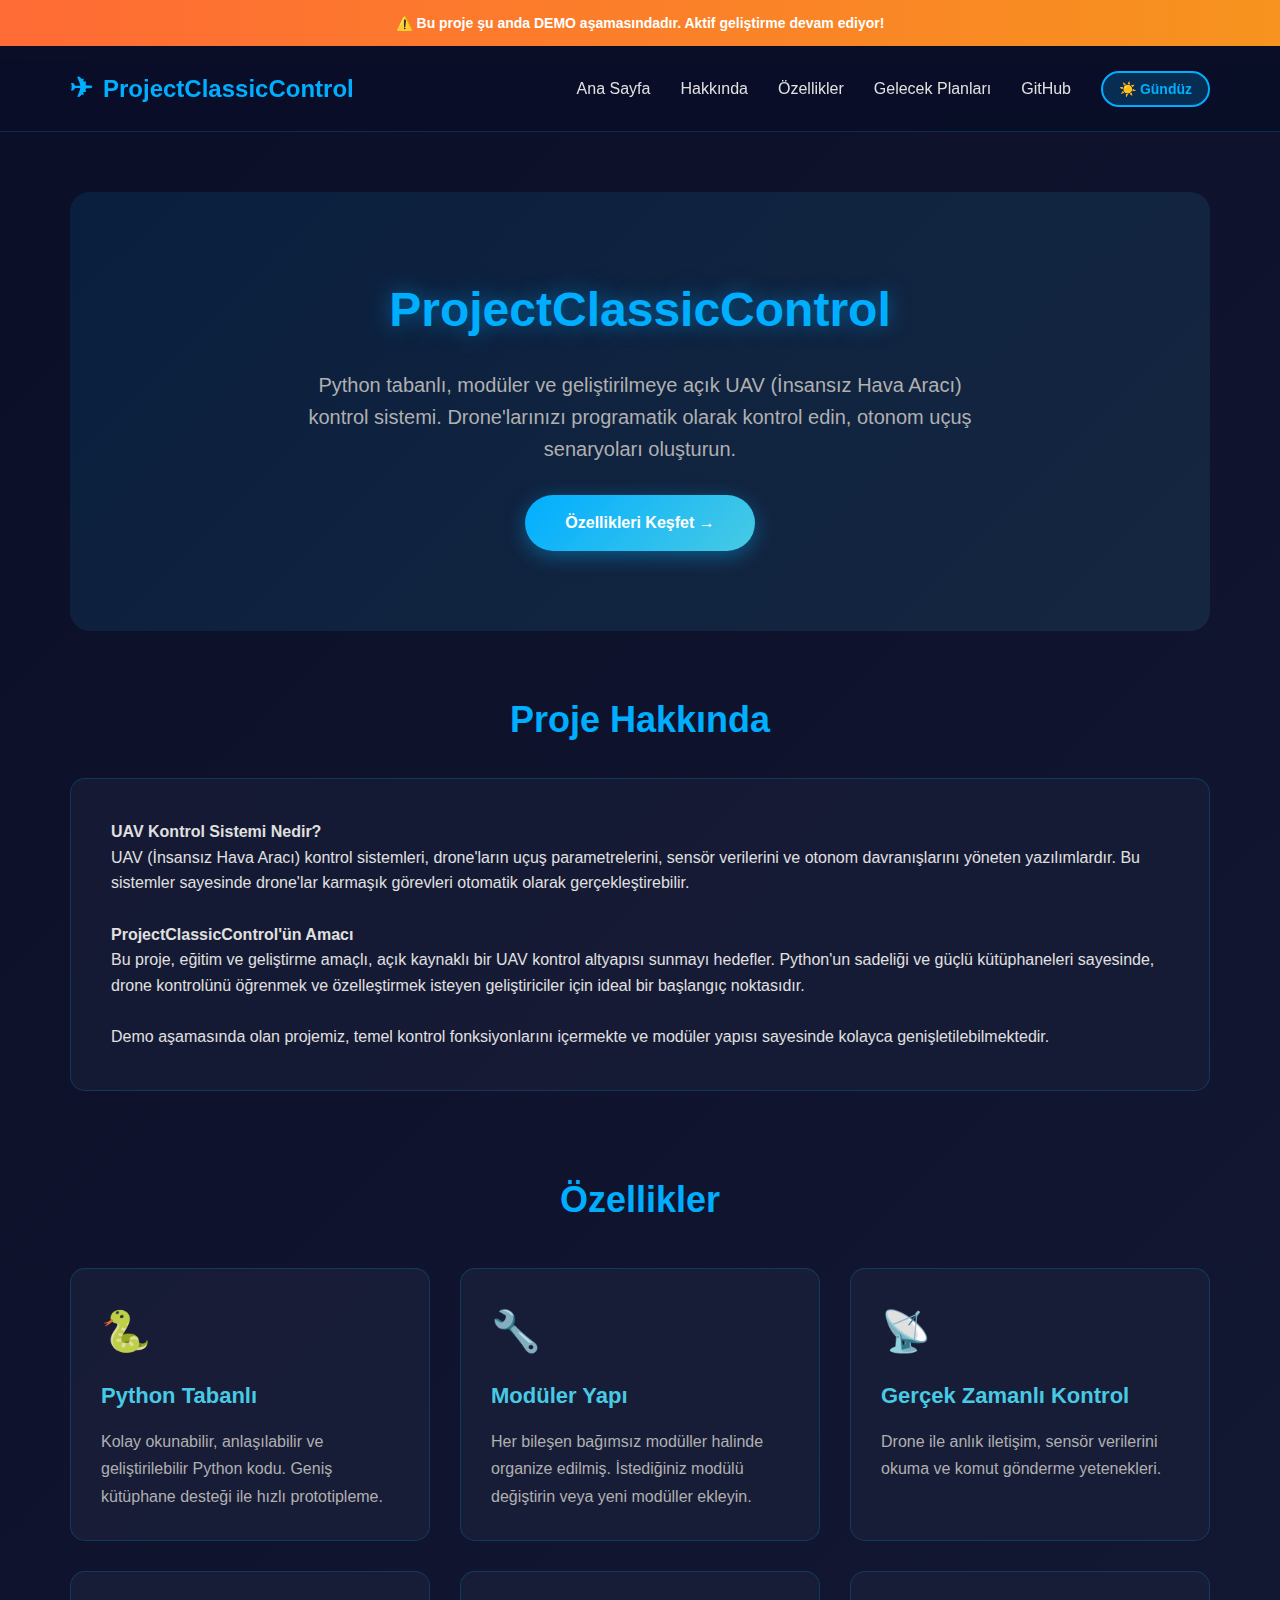
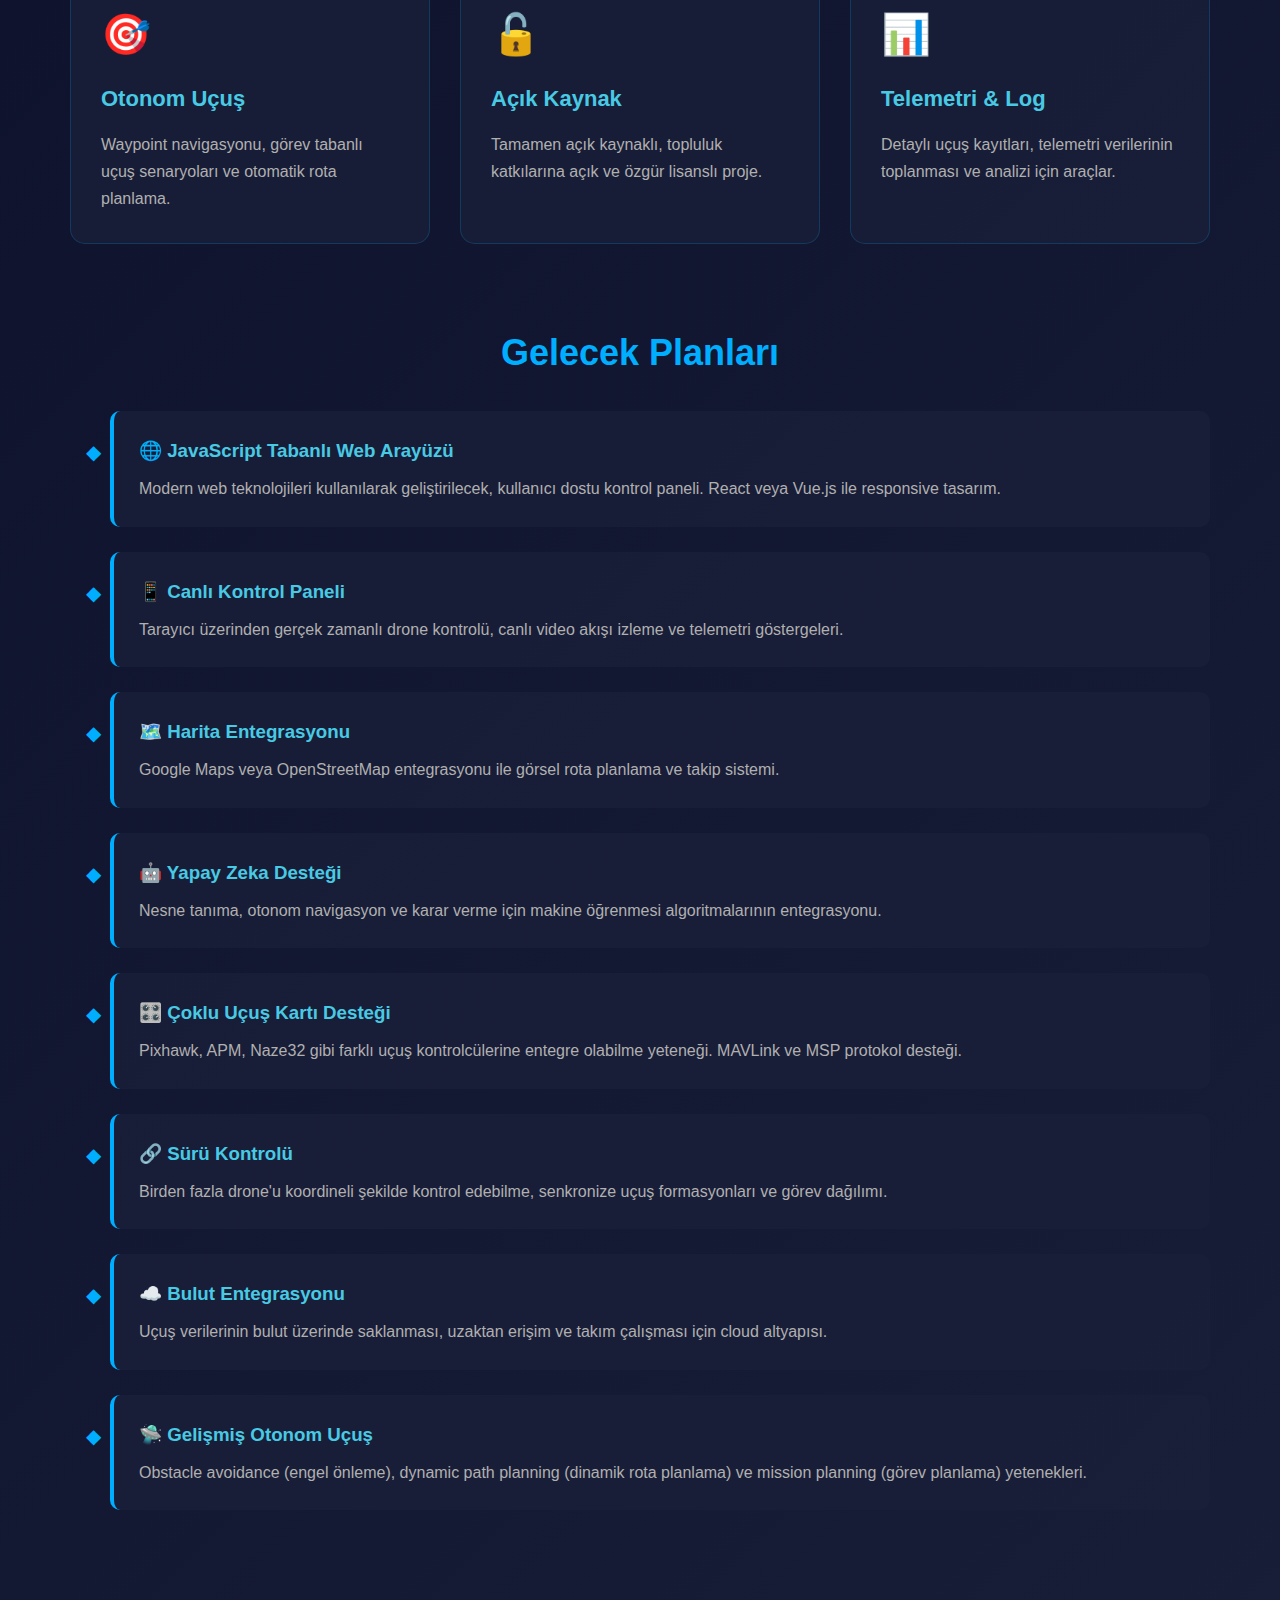
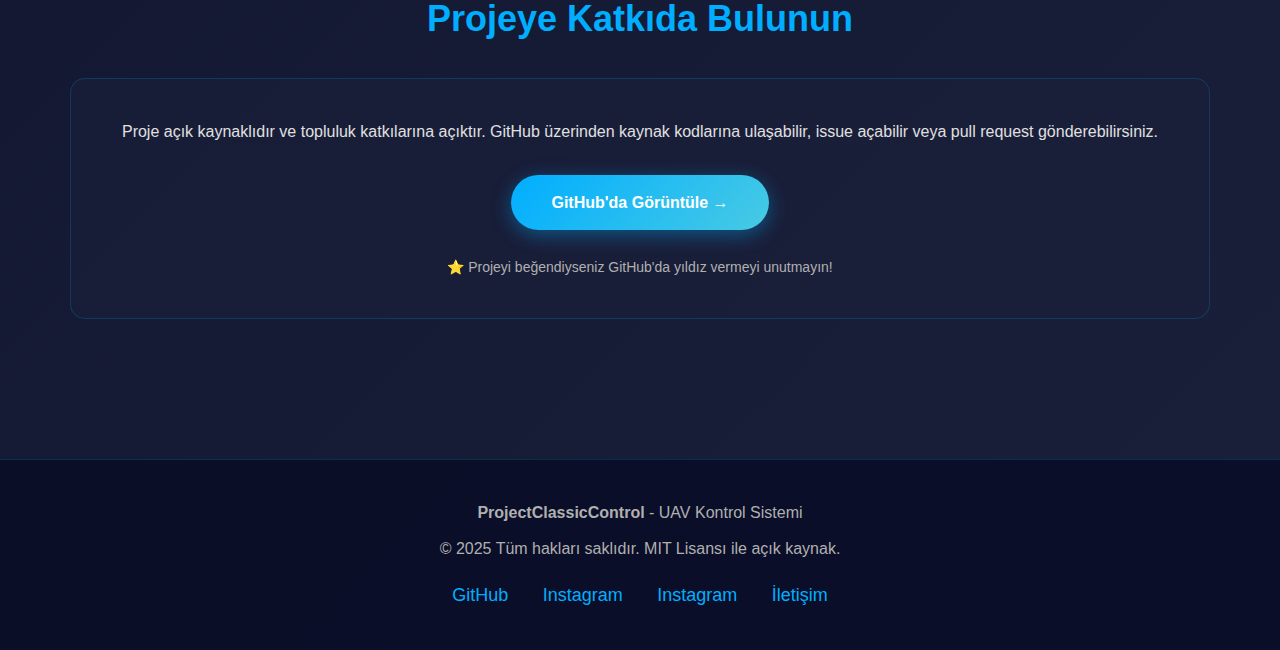
<file: index.html>
<!DOCTYPE html>
<html lang="tr">
<head>
    <meta charset="UTF-8">
    <meta name="viewport" content="width=device-width, initial-scale=1.0">
    <title>ProjectClassicControl - UAV Kontrol Sistemi</title>
    <style>
        * {
            margin: 0;
            padding: 0;
            box-sizing: border-box;
        }

        body {
            font-family: 'Segoe UI', Tahoma, Geneva, Verdana, sans-serif;
            background: linear-gradient(135deg, #0a0e27 0%, #1a1f3a 100%);
            color: #e0e0e0;
            line-height: 1.6;
            transition: background 0.3s, color 0.3s;
        }

        body.light-mode {
            background: linear-gradient(135deg, #f0f4f8 0%, #d9e2ec 100%);
            color: #1a202c;
        }

        body.light-mode .demo-banner {
            background: linear-gradient(90deg, #ff8a50 0%, #ffa94d 100%);
        }

        body.light-mode header {
            background: rgba(255, 255, 255, 0.95);
            border-bottom: 1px solid rgba(0, 174, 255, 0.3);
        }

        body.light-mode .logo {
            color: #0077cc;
        }

        body.light-mode nav a {
            color: #2d3748;
        }

        body.light-mode nav a:hover {
            color: #0077cc;
        }

        body.light-mode .hero {
            background: linear-gradient(135deg, rgba(0, 174, 255, 0.15) 0%, rgba(72, 202, 228, 0.15) 100%);
        }

        body.light-mode .hero h1 {
            color: #0077cc;
            text-shadow: 0 0 20px rgba(0, 119, 204, 0.3);
        }

        body.light-mode .hero p {
            color: #4a5568;
        }

        body.light-mode h2 {
            color: #0077cc;
        }

        body.light-mode .section-content {
            background: rgba(255, 255, 255, 0.8);
            border: 1px solid rgba(0, 174, 255, 0.3);
            color: #2d3748;
        }

        body.light-mode .feature-card {
            background: rgba(255, 255, 255, 0.9);
            border: 1px solid rgba(0, 174, 255, 0.3);
        }

        body.light-mode .feature-card h3 {
            color: #0077cc;
        }

        body.light-mode .feature-card p {
            color: #4a5568;
        }

        body.light-mode .timeline-item {
            background: rgba(255, 255, 255, 0.9);
            border-left: 4px solid #0077cc;
        }

        body.light-mode .timeline-item h3 {
            color: #0077cc;
        }

        body.light-mode .timeline-item p {
            color: #4a5568;
        }

        body.light-mode footer {
            background: rgba(255, 255, 255, 0.95);
            border-top: 1px solid rgba(0, 174, 255, 0.3);
        }

        body.light-mode footer p {
            color: #4a5568;
        }

        /* Demo Banner */
        .demo-banner {
            background: linear-gradient(90deg, #ff6b35 0%, #f7931e 100%);
            color: #fff;
            text-align: center;
            padding: 12px 20px;
            font-weight: 600;
            font-size: 14px;
            box-shadow: 0 2px 10px rgba(255, 107, 53, 0.3);
        }

        /* Header Navigation */
        header {
            background: rgba(10, 14, 39, 0.95);
            backdrop-filter: blur(10px);
            padding: 20px 0;
            position: sticky;
            top: 0;
            z-index: 1000;
            border-bottom: 1px solid rgba(0, 174, 255, 0.2);
        }

        nav {
            max-width: 1200px;
            margin: 0 auto;
            display: flex;
            justify-content: space-between;
            align-items: center;
            padding: 0 30px;
        }

        .logo {
            font-size: 24px;
            font-weight: bold;
            color: #00aeff;
            text-decoration: none;
            display: flex;
            align-items: center;
            gap: 10px;
        }

        .logo::before {
            content: "✈";
            font-size: 28px;
        }

        /* Theme Toggle Button */
        .theme-toggle {
            background: rgba(0, 174, 255, 0.2);
            border: 2px solid #00aeff;
            color: #00aeff;
            padding: 8px 16px;
            border-radius: 25px;
            cursor: pointer;
            font-weight: 600;
            transition: all 0.3s;
            font-size: 14px;
        }

        .theme-toggle:hover {
            background: #00aeff;
            color: #fff;
            transform: scale(1.05);
        }

        body.light-mode .theme-toggle {
            background: rgba(0, 119, 204, 0.1);
            border: 2px solid #0077cc;
            color: #0077cc;
        }

        body.light-mode .theme-toggle:hover {
            background: #0077cc;
            color: #fff;
        }

        nav ul {
            list-style: none;
            display: flex;
            gap: 30px;
        }

        nav a {
            color: #e0e0e0;
            text-decoration: none;
            transition: color 0.3s;
            font-weight: 500;
        }

        nav a:hover {
            color: #00aeff;
        }

        /* Container */
        .container {
            max-width: 1200px;
            margin: 0 auto;
            padding: 60px 30px;
        }

        /* Hero Section */
        .hero {
            text-align: center;
            padding: 80px 30px;
            background: linear-gradient(135deg, rgba(0, 174, 255, 0.1) 0%, rgba(72, 202, 228, 0.1) 100%);
            border-radius: 20px;
            margin-bottom: 60px;
        }

        .hero h1 {
            font-size: 48px;
            color: #00aeff;
            margin-bottom: 20px;
            text-shadow: 0 0 20px rgba(0, 174, 255, 0.5);
        }

        .hero p {
            font-size: 20px;
            color: #b0b0b0;
            max-width: 700px;
            margin: 0 auto 30px;
        }

        .cta-button {
            display: inline-block;
            background: linear-gradient(135deg, #00aeff 0%, #48cae4 100%);
            color: #fff;
            padding: 15px 40px;
            border-radius: 50px;
            text-decoration: none;
            font-weight: 600;
            transition: transform 0.3s, box-shadow 0.3s;
            box-shadow: 0 5px 20px rgba(0, 174, 255, 0.4);
        }

        .cta-button:hover {
            transform: translateY(-3px);
            box-shadow: 0 8px 30px rgba(0, 174, 255, 0.6);
        }

        /* Section Styles */
        section {
            margin-bottom: 80px;
        }

        h2 {
            font-size: 36px;
            color: #00aeff;
            margin-bottom: 30px;
            text-align: center;
        }

        .section-content {
            background: rgba(26, 31, 58, 0.6);
            padding: 40px;
            border-radius: 15px;
            border: 1px solid rgba(0, 174, 255, 0.2);
        }

        /* Features Grid */
        .features-grid {
            display: grid;
            grid-template-columns: repeat(auto-fit, minmax(280px, 1fr));
            gap: 30px;
            margin-top: 40px;
        }

        .feature-card {
            background: rgba(26, 31, 58, 0.8);
            padding: 30px;
            border-radius: 15px;
            border: 1px solid rgba(0, 174, 255, 0.2);
            transition: transform 0.3s, border-color 0.3s;
        }

        .feature-card:hover {
            transform: translateY(-5px);
            border-color: #00aeff;
        }

        .feature-icon {
            font-size: 40px;
            margin-bottom: 15px;
        }

        .feature-card h3 {
            color: #48cae4;
            margin-bottom: 15px;
            font-size: 22px;
        }

        .feature-card p {
            color: #b0b0b0;
            line-height: 1.7;
        }

        /* Future Plans */
        .timeline {
            position: relative;
            padding-left: 40px;
        }

        .timeline-item {
            background: rgba(26, 31, 58, 0.8);
            padding: 25px;
            border-radius: 10px;
            margin-bottom: 25px;
            border-left: 4px solid #00aeff;
            position: relative;
        }

        .timeline-item::before {
            content: "◆";
            position: absolute;
            left: -28px;
            top: 25px;
            color: #00aeff;
            font-size: 20px;
        }

        .timeline-item h3 {
            color: #48cae4;
            margin-bottom: 10px;
        }

        .timeline-item p {
            color: #b0b0b0;
        }

        /* Footer */
        footer {
            background: rgba(10, 14, 39, 0.95);
            padding: 40px 30px;
            text-align: center;
            border-top: 1px solid rgba(0, 174, 255, 0.2);
        }

        footer p {
            color: #b0b0b0;
            margin-bottom: 10px;
        }

        .social-links {
            margin-top: 20px;
        }

        .social-links a {
            color: #00aeff;
            text-decoration: none;
            margin: 0 15px;
            font-size: 18px;
            transition: color 0.3s;
        }

        .social-links a:hover {
            color: #48cae4;
        }

        /* Responsive Design */
        @media (max-width: 768px) {
            nav ul {
                flex-direction: column;
                gap: 15px;
            }

            .hero h1 {
                font-size: 32px;
            }

            .hero p {
                font-size: 16px;
            }

            h2 {
                font-size: 28px;
            }

            .container {
                padding: 40px 20px;
            }
        }

        /* Tech Background Animation */
        @keyframes float {
            0%, 100% { transform: translateY(0px); }
            50% { transform: translateY(-20px); }
        }

        .tech-icon {
            animation: float 3s ease-in-out infinite;
        }
    </style>
</head>
<body>
    <!-- Demo Banner -->
    <div class="demo-banner">
        ⚠️ Bu proje şu anda DEMO aşamasındadır. Aktif geliştirme devam ediyor!
    </div>

    <!-- Header Navigation -->
    <header>
        <nav>
            <a href="#home" class="logo">ProjectClassicControl</a>
            <div style="display: flex; align-items: center; gap: 30px;">
                <ul>
                    <li><a href="#home">Ana Sayfa</a></li>
                    <li><a href="#about">Hakkında</a></li>
                    <li><a href="#features">Özellikler</a></li>
                    <li><a href="#future">Gelecek Planları</a></li>
                    <li><a href="#github">GitHub</a></li>
                </ul>
                <button class="theme-toggle" id="themeToggle">🌙 Gece</button>
            </div>
        </nav>
    </header>

    <!-- Hero Section -->
    <div class="container">
        <div class="hero" id="home">
            <h1 class="tech-icon">ProjectClassicControl</h1>
            <p>Python tabanlı, modüler ve geliştirilmeye açık UAV (İnsansız Hava Aracı) kontrol sistemi. Drone'larınızı programatik olarak kontrol edin, otonom uçuş senaryoları oluşturun.</p>
            <a href="#features" class="cta-button">Özellikleri Keşfet →</a>
        </div>

        <!-- About Section -->
        <section id="about">
            <h2>Proje Hakkında</h2>
            <div class="section-content">
                <p><strong>UAV Kontrol Sistemi Nedir?</strong></p>
                <p>UAV (İnsansız Hava Aracı) kontrol sistemleri, drone'ların uçuş parametrelerini, sensör verilerini ve otonom davranışlarını yöneten yazılımlardır. Bu sistemler sayesinde drone'lar karmaşık görevleri otomatik olarak gerçekleştirebilir.</p>
                <br>
                <p><strong>ProjectClassicControl'ün Amacı</strong></p>
                <p>Bu proje, eğitim ve geliştirme amaçlı, açık kaynaklı bir UAV kontrol altyapısı sunmayı hedefler. Python'un sadeliği ve güçlü kütüphaneleri sayesinde, drone kontrolünü öğrenmek ve özelleştirmek isteyen geliştiriciler için ideal bir başlangıç noktasıdır.</p>
                <br>
                <p>Demo aşamasında olan projemiz, temel kontrol fonksiyonlarını içermekte ve modüler yapısı sayesinde kolayca genişletilebilmektedir.</p>
            </div>
        </section>

        <!-- Features Section -->
        <section id="features">
            <h2>Özellikler</h2>
            <div class="features-grid">
                <div class="feature-card">
                    <div class="feature-icon">🐍</div>
                    <h3>Python Tabanlı</h3>
                    <p>Kolay okunabilir, anlaşılabilir ve geliştirilebilir Python kodu. Geniş kütüphane desteği ile hızlı prototipleme.</p>
                </div>
                <div class="feature-card">
                    <div class="feature-icon">🔧</div>
                    <h3>Modüler Yapı</h3>
                    <p>Her bileşen bağımsız modüller halinde organize edilmiş. İstediğiniz modülü değiştirin veya yeni modüller ekleyin.</p>
                </div>
                <div class="feature-card">
                    <div class="feature-icon">📡</div>
                    <h3>Gerçek Zamanlı Kontrol</h3>
                    <p>Drone ile anlık iletişim, sensör verilerini okuma ve komut gönderme yetenekleri.</p>
                </div>
                <div class="feature-card">
                    <div class="feature-icon">🎯</div>
                    <h3>Otonom Uçuş</h3>
                    <p>Waypoint navigasyonu, görev tabanlı uçuş senaryoları ve otomatik rota planlama.</p>
                </div>
                <div class="feature-card">
                    <div class="feature-icon">🔓</div>
                    <h3>Açık Kaynak</h3>
                    <p>Tamamen açık kaynaklı, topluluk katkılarına açık ve özgür lisanslı proje.</p>
                </div>
                <div class="feature-card">
                    <div class="feature-icon">📊</div>
                    <h3>Telemetri & Log</h3>
                    <p>Detaylı uçuş kayıtları, telemetri verilerinin toplanması ve analizi için araçlar.</p>
                </div>
            </div>
        </section>

        <!-- Future Plans Section -->
        <section id="future">
            <h2>Gelecek Planları</h2>
            <div class="timeline">
                <div class="timeline-item">
                    <h3>🌐 JavaScript Tabanlı Web Arayüzü</h3>
                    <p>Modern web teknolojileri kullanılarak geliştirilecek, kullanıcı dostu kontrol paneli. React veya Vue.js ile responsive tasarım.</p>
                </div>
                <div class="timeline-item">
                    <h3>📱 Canlı Kontrol Paneli</h3>
                    <p>Tarayıcı üzerinden gerçek zamanlı drone kontrolü, canlı video akışı izleme ve telemetri göstergeleri.</p>
                </div>
                <div class="timeline-item">
                    <h3>🗺️ Harita Entegrasyonu</h3>
                    <p>Google Maps veya OpenStreetMap entegrasyonu ile görsel rota planlama ve takip sistemi.</p>
                </div>
                <div class="timeline-item">
                    <h3>🤖 Yapay Zeka Desteği</h3>
                    <p>Nesne tanıma, otonom navigasyon ve karar verme için makine öğrenmesi algoritmalarının entegrasyonu.</p>
                </div>
                <div class="timeline-item">
                    <h3>🎛️ Çoklu Uçuş Kartı Desteği</h3>
                    <p>Pixhawk, APM, Naze32 gibi farklı uçuş kontrolcülerine entegre olabilme yeteneği. MAVLink ve MSP protokol desteği.</p>
                </div>
                <div class="timeline-item">
                    <h3>🔗 Sürü Kontrolü</h3>
                    <p>Birden fazla drone'u koordineli şekilde kontrol edebilme, senkronize uçuş formasyonları ve görev dağılımı.</p>
                </div>
                <div class="timeline-item">
                    <h3>☁️ Bulut Entegrasyonu</h3>
                    <p>Uçuş verilerinin bulut üzerinde saklanması, uzaktan erişim ve takım çalışması için cloud altyapısı.</p>
                </div>
                <div class="timeline-item">
                    <h3>🛸 Gelişmiş Otonom Uçuş</h3>
                    <p>Obstacle avoidance (engel önleme), dynamic path planning (dinamik rota planlama) ve mission planning (görev planlama) yetenekleri.</p>
                </div>
            </div>
        </section>

        <!-- GitHub Section -->
        <section id="github">
            <h2>Projeye Katkıda Bulunun</h2>
            <div class="section-content" style="text-align: center;">
                <p style="margin-bottom: 30px;">Proje açık kaynaklıdır ve topluluk katkılarına açıktır. GitHub üzerinden kaynak kodlarına ulaşabilir, issue açabilir veya pull request gönderebilirsiniz.</p>
                <a href="https://github.com/yourusername/ProjectClassicControl" class="cta-button" target="_blank">
                    GitHub'da Görüntüle →
                </a>
                <br><br>
                <p style="color: #b0b0b0; font-size: 14px;">
                    ⭐ Projeyi beğendiyseniz GitHub'da yıldız vermeyi unutmayın!
                </p>
            </div>
        </section>
    </div>

    <!-- Footer -->
    <footer>
        <p><strong>ProjectClassicControl</strong> - UAV Kontrol Sistemi</p>
        <p>© 2025 Tüm hakları saklıdır. MIT Lisansı ile açık kaynak.</p>
        <div class="social-links">
            <a href="https://github.com" target="_blank">GitHub</a>
            <a href="https://www.instagram.com/classic_iha/" target="_blank">Instagram</a>
            <a href="https://www.instagram.com/alazkanathtk/" target="_blank">Instagram</a>
            <a href="mailto:alazkanatiha@gmail.com">İletişim</a>
        </div>
    </footer>

    <script>
        // Theme Toggle Functionality
        const themeToggle = document.getElementById('themeToggle');
        const body = document.body;
        
        // Check for saved theme preference or default to dark mode
        const currentTheme = localStorage.getItem('theme') || 'dark';
        if (currentTheme === 'light') {
            body.classList.add('light-mode');
            themeToggle.innerHTML = '🌙 Gece';
        } else {
            themeToggle.innerHTML = '☀️ Gündüz';
        }
        
        themeToggle.addEventListener('click', () => {
            body.classList.toggle('light-mode');
            
            if (body.classList.contains('light-mode')) {
                themeToggle.innerHTML = '🌙 Gece';
                localStorage.setItem('theme', 'light');
            } else {
                themeToggle.innerHTML = '☀️ Gündüz';
                localStorage.setItem('theme', 'dark');
            }
        });

        // Smooth scroll for navigation links
        document.querySelectorAll('a[href^="#"]').forEach(anchor => {
            anchor.addEventListener('click', function (e) {
                e.preventDefault();
                const target = document.querySelector(this.getAttribute('href'));
                if (target) {
                    target.scrollIntoView({
                        behavior: 'smooth',
                        block: 'start'
                    });
                }
            });
        });

        // Add active state to navigation on scroll
        window.addEventListener('scroll', () => {
            let current = '';
            const sections = document.querySelectorAll('section, .hero');
            
            sections.forEach(section => {
                const sectionTop = section.offsetTop;
                const sectionHeight = section.clientHeight;
                if (scrollY >= (sectionTop - 200)) {
                    current = section.getAttribute('id');
                }
            });

            document.querySelectorAll('nav a').forEach(link => {
                const isLightMode = body.classList.contains('light-mode');
                link.style.color = isLightMode ? '#2d3748' : '#e0e0e0';
                if (link.getAttribute('href') === `#${current}`) {
                    link.style.color = isLightMode ? '#0077cc' : '#00aeff';
                }
            });
        });
    </script>
</body>
</html>
</file>
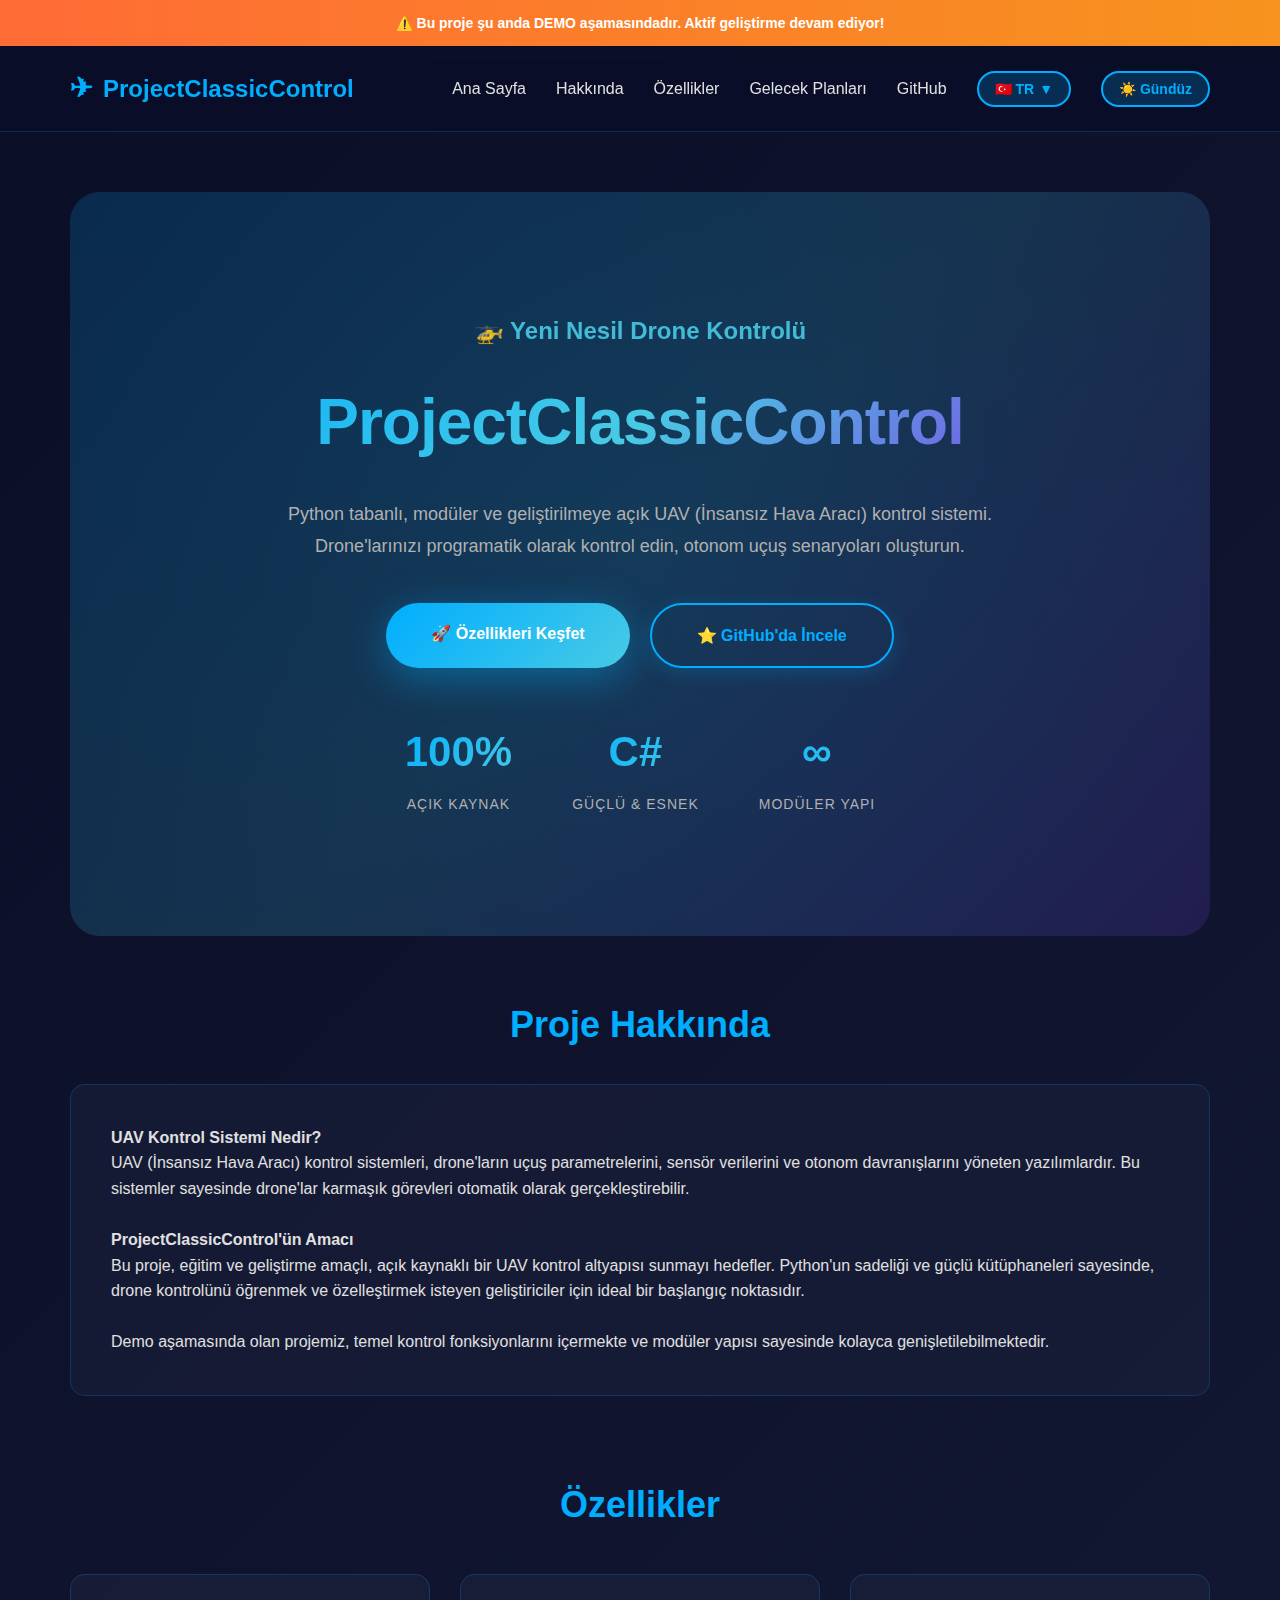
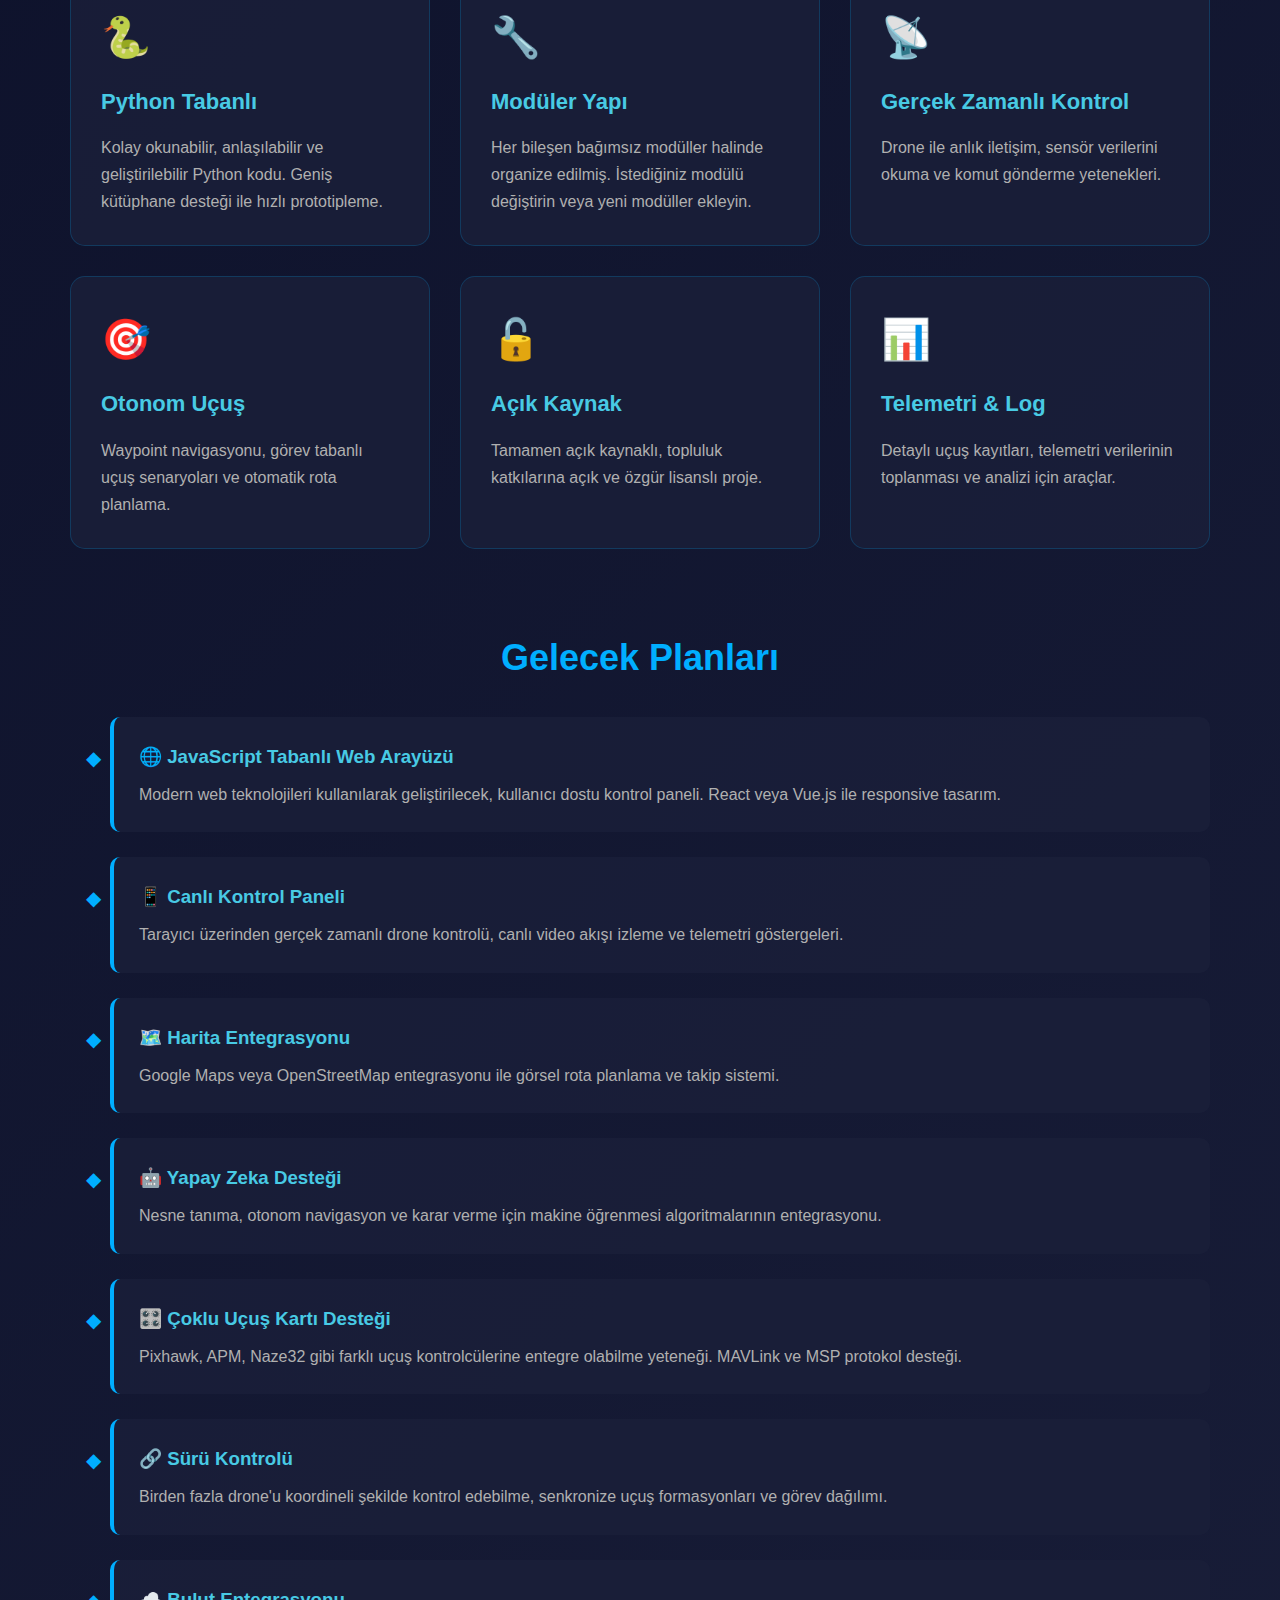
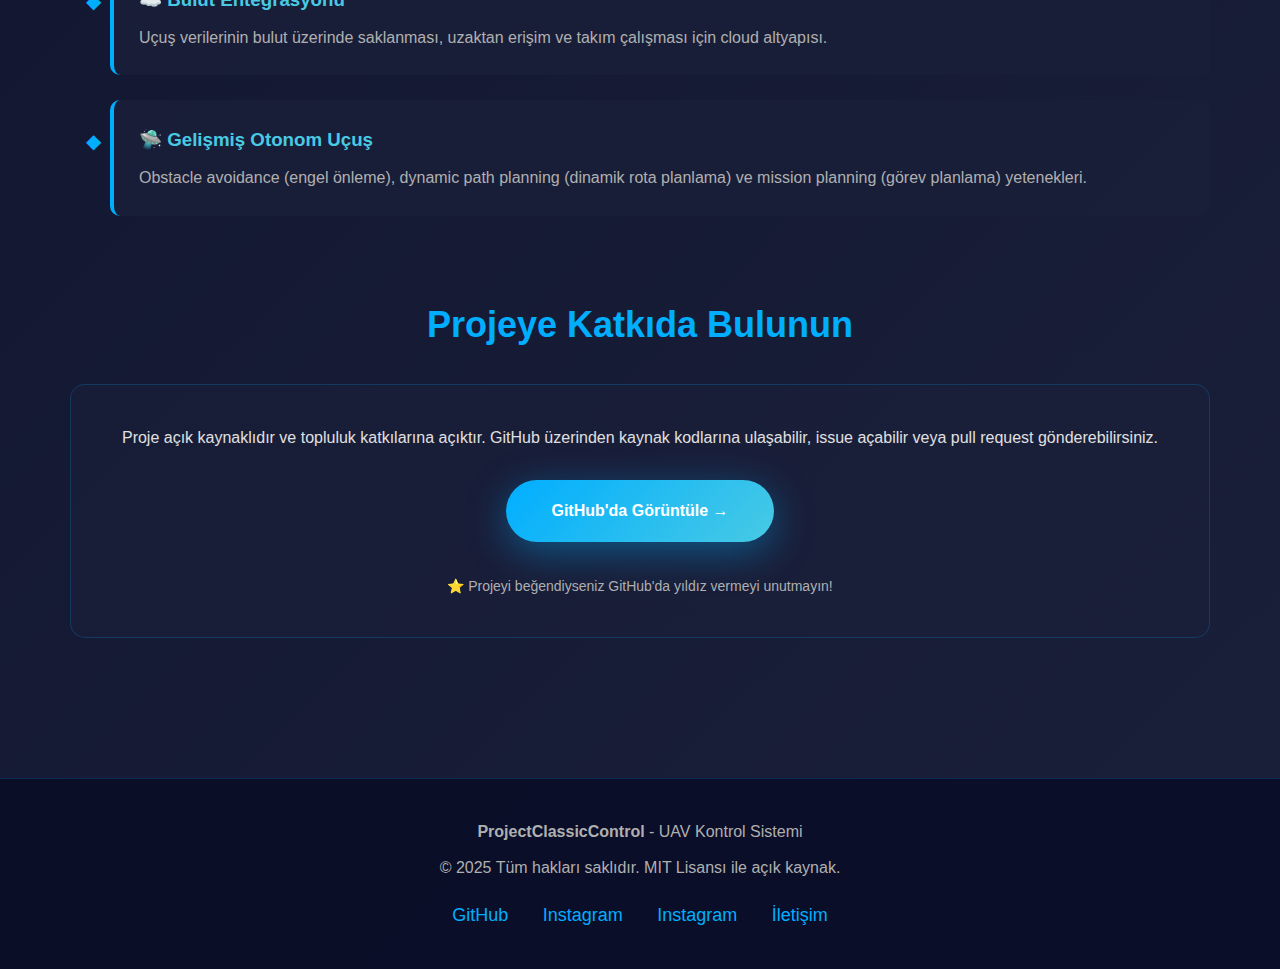
<file: templates/index.html>
<!DOCTYPE html>
<html lang="tr">
<head>
    <meta charset="UTF-8">
    <meta name="viewport" content="width=device-width, initial-scale=1.0">
    <title>ProjectClassicControl - UAV Kontrol Sistemi</title>
    <style>
        * {
            margin: 0;
            padding: 0;
            box-sizing: border-box;
        }

        body {
            font-family: 'Segoe UI', Tahoma, Geneva, Verdana, sans-serif;
            background: linear-gradient(135deg, #0a0e27 0%, #1a1f3a 100%);
            color: #e0e0e0;
            line-height: 1.6;
            transition: background 0.3s, color 0.3s;
        }

        body.light-mode {
            background: linear-gradient(135deg, #f0f4f8 0%, #d9e2ec 100%);
            color: #1a202c;
        }

        body.light-mode .demo-banner {
            background: linear-gradient(90deg, #ff8a50 0%, #ffa94d 100%);
        }

        body.light-mode header {
            background: rgba(255, 255, 255, 0.95);
            border-bottom: 1px solid rgba(0, 174, 255, 0.3);
        }

        body.light-mode .logo {
            color: #0077cc;
        }

        body.light-mode nav a {
            color: #2d3748;
        }

        body.light-mode nav a:hover {
            color: #0077cc;
        }

        body.light-mode .hero {
            background: linear-gradient(135deg, rgba(0, 174, 255, 0.15) 0%, rgba(72, 202, 228, 0.15) 100%);
        }

        body.light-mode .hero h1 {
            color: #0077cc;
            text-shadow: 0 0 20px rgba(0, 119, 204, 0.3);
        }

        body.light-mode .hero p {
            color: #4a5568;
        }

        body.light-mode h2 {
            color: #0077cc;
        }

        body.light-mode .section-content {
            background: rgba(255, 255, 255, 0.8);
            border: 1px solid rgba(0, 174, 255, 0.3);
            color: #2d3748;
        }

        body.light-mode .feature-card {
            background: rgba(255, 255, 255, 0.9);
            border: 1px solid rgba(0, 174, 255, 0.3);
        }

        body.light-mode .feature-card h3 {
            color: #0077cc;
        }

        body.light-mode .feature-card p {
            color: #4a5568;
        }

        body.light-mode .timeline-item {
            background: rgba(255, 255, 255, 0.9);
            border-left: 4px solid #0077cc;
        }

        body.light-mode .timeline-item h3 {
            color: #0077cc;
        }

        body.light-mode .timeline-item p {
            color: #4a5568;
        }

        body.light-mode footer {
            background: rgba(255, 255, 255, 0.95);
            border-top: 1px solid rgba(0, 174, 255, 0.3);
        }

        body.light-mode footer p {
            color: #4a5568;
        }

        /* Demo Banner */
        .demo-banner {
            background: linear-gradient(90deg, #ff6b35 0%, #f7931e 100%);
            color: #fff;
            text-align: center;
            padding: 12px 20px;
            font-weight: 600;
            font-size: 14px;
            box-shadow: 0 2px 10px rgba(255, 107, 53, 0.3);
        }

        /* Header Navigation */
        header {
            background: rgba(10, 14, 39, 0.95);
            backdrop-filter: blur(10px);
            padding: 20px 0;
            position: sticky;
            top: 0;
            z-index: 1000;
            border-bottom: 1px solid rgba(0, 174, 255, 0.2);
        }

        nav {
            max-width: 1200px;
            margin: 0 auto;
            display: flex;
            justify-content: space-between;
            align-items: center;
            padding: 0 30px;
        }

        .logo {
            font-size: 24px;
            font-weight: bold;
            color: #00aeff;
            text-decoration: none;
            display: flex;
            align-items: center;
            gap: 10px;
        }

        .logo::before {
            content: "✈";
            font-size: 28px;
        }

        /* Theme Toggle Button */
        .theme-toggle {
            background: rgba(0, 174, 255, 0.2);
            border: 2px solid #00aeff;
            color: #00aeff;
            padding: 8px 16px;
            border-radius: 25px;
            cursor: pointer;
            font-weight: 600;
            transition: all 0.3s;
            font-size: 14px;
        }

        .theme-toggle:hover {
            background: #00aeff;
            color: #fff;
            transform: scale(1.05);
        }

        body.light-mode .theme-toggle {
            background: rgba(0, 119, 204, 0.1);
            border: 2px solid #0077cc;
            color: #0077cc;
        }

        body.light-mode .theme-toggle:hover {
            background: #0077cc;
            color: #fff;
        }

        /* Language Selector */
        .language-selector {
            position: relative;
            display: inline-block;
        }

        .language-btn {
            background: rgba(0, 174, 255, 0.2);
            border: 2px solid #00aeff;
            color: #00aeff;
            padding: 8px 16px;
            border-radius: 25px;
            cursor: pointer;
            font-weight: 600;
            transition: all 0.3s;
            font-size: 14px;
            display: flex;
            align-items: center;
            gap: 5px;
        }

        .language-btn:hover {
            background: #00aeff;
            color: #fff;
        }

        body.light-mode .language-btn {
            background: rgba(0, 119, 204, 0.1);
            border: 2px solid #0077cc;
            color: #0077cc;
        }

        body.light-mode .language-btn:hover {
            background: #0077cc;
            color: #fff;
        }

        .language-dropdown {
            position: absolute;
            top: 110%;
            right: 0;
            background: rgba(26, 31, 58, 0.98);
            border: 2px solid #00aeff;
            border-radius: 10px;
            min-width: 150px;
            display: none;
            z-index: 1000;
            box-shadow: 0 5px 20px rgba(0, 0, 0, 0.5);
        }

        body.light-mode .language-dropdown {
            background: rgba(255, 255, 255, 0.98);
            border: 2px solid #0077cc;
        }

        .language-dropdown.show {
            display: block;
        }

        .language-option {
            padding: 12px 20px;
            cursor: pointer;
            transition: background 0.3s;
            color: #e0e0e0;
            display: flex;
            align-items: center;
            gap: 10px;
        }

        body.light-mode .language-option {
            color: #2d3748;
        }

        .language-option:hover {
            background: rgba(0, 174, 255, 0.2);
        }

        body.light-mode .language-option:hover {
            background: rgba(0, 119, 204, 0.1);
        }

        .language-option:first-child {
            border-radius: 8px 8px 0 0;
        }

        .language-option:last-child {
            border-radius: 0 0 8px 8px;
        }

        nav ul {
            list-style: none;
            display: flex;
            gap: 30px;
        }

        nav a {
            color: #e0e0e0;
            text-decoration: none;
            transition: color 0.3s;
            font-weight: 500;
        }

        nav a:hover {
            color: #00aeff;
        }

        /* Container */
        .container {
            max-width: 1200px;
            margin: 0 auto;
            padding: 60px 30px;
        }

        /* Hero Section */
        .hero {
            position: relative;
            text-align: center;
            padding: 120px 30px;
            background: linear-gradient(135deg, rgba(0, 174, 255, 0.15) 0%, rgba(72, 202, 228, 0.15) 50%, rgba(138, 43, 226, 0.15) 100%);
            border-radius: 30px;
            margin-bottom: 60px;
            overflow: hidden;
        }

        .hero::before {
            content: '';
            position: absolute;
            top: -50%;
            left: -50%;
            width: 200%;
            height: 200%;
            background: radial-gradient(circle, rgba(0, 174, 255, 0.1) 0%, transparent 70%);
            animation: rotate 20s linear infinite;
        }

        .hero-content {
            position: relative;
            z-index: 2;
        }

        .hero h1 {
            font-size: 64px;
            font-weight: 800;
            background: linear-gradient(135deg, #00aeff 0%, #48cae4 50%, #8a2be2 100%);
            -webkit-background-clip: text;
            -webkit-text-fill-color: transparent;
            background-clip: text;
            margin-bottom: 25px;
            letter-spacing: -1px;
        }

        .hero .subtitle {
            font-size: 24px;
            color: #48cae4;
            font-weight: 600;
            margin-bottom: 20px;
            opacity: 0.9;
        }

        .hero p {
            font-size: 18px;
            color: #b0b0b0;
            max-width: 800px;
            margin: 0 auto 40px;
            line-height: 1.8;
        }

        .cta-buttons {
            display: flex;
            gap: 20px;
            justify-content: center;
            flex-wrap: wrap;
        }

        .cta-button {
            display: inline-block;
            background: linear-gradient(135deg, #00aeff 0%, #48cae4 100%);
            color: #fff;
            padding: 18px 45px;
            border-radius: 50px;
            text-decoration: none;
            font-weight: 700;
            font-size: 16px;
            transition: all 0.4s cubic-bezier(0.175, 0.885, 0.32, 1.275);
            box-shadow: 0 10px 40px rgba(0, 174, 255, 0.4);
            position: relative;
            overflow: hidden;
        }

        .cta-button::before {
            content: '';
            position: absolute;
            top: 0;
            left: -100%;
            width: 100%;
            height: 100%;
            background: linear-gradient(90deg, transparent, rgba(255, 255, 255, 0.3), transparent);
            transition: left 0.5s;
        }

        .cta-button:hover::before {
            left: 100%;
        }

        .cta-button:hover {
            transform: translateY(-5px) scale(1.05);
            box-shadow: 0 15px 50px rgba(0, 174, 255, 0.6);
        }

        .cta-button.secondary {
            background: transparent;
            border: 2px solid #00aeff;
            color: #00aeff;
            box-shadow: 0 5px 20px rgba(0, 174, 255, 0.2);
        }

        .cta-button.secondary:hover {
            background: rgba(0, 174, 255, 0.1);
            box-shadow: 0 10px 30px rgba(0, 174, 255, 0.4);
        }

        .hero-stats {
            display: flex;
            justify-content: center;
            gap: 60px;
            margin-top: 50px;
            flex-wrap: wrap;
        }

        .stat-item {
            text-align: center;
        }

        .stat-number {
            font-size: 42px;
            font-weight: 800;
            background: linear-gradient(135deg, #00aeff 0%, #48cae4 100%);
            -webkit-background-clip: text;
            -webkit-text-fill-color: transparent;
            background-clip: text;
            display: block;
            margin-bottom: 5px;
        }

        .stat-label {
            font-size: 14px;
            color: #b0b0b0;
            text-transform: uppercase;
            letter-spacing: 1px;
        }

        @keyframes rotate {
            0% { transform: rotate(0deg); }
            100% { transform: rotate(360deg); }
        }

        @keyframes pulse {
            0%, 100% { opacity: 1; }
            50% { opacity: 0.5; }
        }

        /* Section Styles */
        section {
            margin-bottom: 80px;
        }

        h2 {
            font-size: 36px;
            color: #00aeff;
            margin-bottom: 30px;
            text-align: center;
        }

        .section-content {
            background: rgba(26, 31, 58, 0.6);
            padding: 40px;
            border-radius: 15px;
            border: 1px solid rgba(0, 174, 255, 0.2);
        }

        /* Features Grid */
        .features-grid {
            display: grid;
            grid-template-columns: repeat(auto-fit, minmax(280px, 1fr));
            gap: 30px;
            margin-top: 40px;
        }

        .feature-card {
            background: rgba(26, 31, 58, 0.8);
            padding: 30px;
            border-radius: 15px;
            border: 1px solid rgba(0, 174, 255, 0.2);
            transition: transform 0.3s, border-color 0.3s;
        }

        .feature-card:hover {
            transform: translateY(-5px);
            border-color: #00aeff;
        }

        .feature-icon {
            font-size: 40px;
            margin-bottom: 15px;
        }

        .feature-card h3 {
            color: #48cae4;
            margin-bottom: 15px;
            font-size: 22px;
        }

        .feature-card p {
            color: #b0b0b0;
            line-height: 1.7;
        }

        /* Future Plans */
        .timeline {
            position: relative;
            padding-left: 40px;
        }

        .timeline-item {
            background: rgba(26, 31, 58, 0.8);
            padding: 25px;
            border-radius: 10px;
            margin-bottom: 25px;
            border-left: 4px solid #00aeff;
            position: relative;
        }

        .timeline-item::before {
            content: "◆";
            position: absolute;
            left: -28px;
            top: 25px;
            color: #00aeff;
            font-size: 20px;
        }

        .timeline-item h3 {
            color: #48cae4;
            margin-bottom: 10px;
        }

        .timeline-item p {
            color: #b0b0b0;
        }

        /* Footer */
        footer {
            background: rgba(10, 14, 39, 0.95);
            padding: 40px 30px;
            text-align: center;
            border-top: 1px solid rgba(0, 174, 255, 0.2);
        }

        footer p {
            color: #b0b0b0;
            margin-bottom: 10px;
        }

        .social-links {
            margin-top: 20px;
        }

        .social-links a {
            color: #00aeff;
            text-decoration: none;
            margin: 0 15px;
            font-size: 18px;
            transition: color 0.3s;
        }

        .social-links a:hover {
            color: #48cae4;
        }

        /* Responsive Design */
        @media (max-width: 768px) {
            nav {
                flex-direction: column;
                gap: 15px;
            }

            nav > div {
                flex-direction: column;
                width: 100%;
            }

            nav ul {
                flex-direction: column;
                gap: 15px;
            }

            .hero h1 {
                font-size: 32px;
            }

            .hero p {
                font-size: 16px;
            }

            h2 {
                font-size: 28px;
            }

            .container {
                padding: 40px 20px;
            }
        }

        /* Tech Background Animation */
        @keyframes float {
            0%, 100% { transform: translateY(0px); }
            50% { transform: translateY(-20px); }
        }

        .tech-icon {
            animation: float 3s ease-in-out infinite;
        }
    </style>
</head>
<body>
    <!-- Demo Banner -->
    <div class="demo-banner">
        <span data-translate="demo_banner">⚠️ Bu proje şu anda DEMO aşamasındadır. Aktif geliştirme devam ediyor!</span>
    </div>

    <!-- Header Navigation -->
    <header>
        <nav>
            <a href="#home" class="logo">ProjectClassicControl</a>
            <div style="display: flex; align-items: center; gap: 30px;">
                <ul>
                    <li><a href="#home" data-translate="nav_home">Ana Sayfa</a></li>
                    <li><a href="#about" data-translate="nav_about">Hakkında</a></li>
                    <li><a href="#features" data-translate="nav_features">Özellikler</a></li>
                    <li><a href="#future" data-translate="nav_future">Gelecek Planları</a></li>
                    <li><a href="#github">GitHub</a></li>
                </ul>
                <div class="language-selector">
                    <button class="language-btn" id="languageBtn">
                        <span id="currentLang">🇹🇷 TR</span>
                        <span>▼</span>
                    </button>
                    <div class="language-dropdown" id="languageDropdown">
                        <div class="language-option" data-lang="tr">🇹🇷 Türkçe</div>
                        <div class="language-option" data-lang="en">🇬🇧 English</div>
                        <div class="language-option" data-lang="ru">🇷🇺 Русский</div>
                        <div class="language-option" data-lang="de">🇩🇪 Deutsch</div>
                    </div>
                </div>
                <button class="theme-toggle" id="themeToggle">🌙 Gece</button>
            </div>
        </nav>
    </header>

    <!-- Hero Section -->
    <div class="container">
        <div class="hero" id="home">
            <div class="hero-content">
                <div class="subtitle">🚁 Yeni Nesil Drone Kontrolü</div>
                <h1 class="tech-icon">ProjectClassicControl</h1>
                <p>Python tabanlı, modüler ve geliştirilmeye açık UAV (İnsansız Hava Aracı) kontrol sistemi. Drone'larınızı programatik olarak kontrol edin, otonom uçuş senaryoları oluşturun.</p>
                <div class="cta-buttons">
                    <a href="#features" class="cta-button">🚀 Özellikleri Keşfet</a>
                    <a href="#github" class="cta-button secondary">⭐ GitHub'da İncele</a>
                </div>
                <div class="hero-stats">
                    <div class="stat-item">
                        <span class="stat-number">100%</span>
                        <span class="stat-label">Açık Kaynak</span>
                    </div>
                    <div class="stat-item">
                        <span class="stat-number">C#</span>
                        <span class="stat-label">Güçlü & Esnek</span>
                    </div>
                    <div class="stat-item">
                        <span class="stat-number">∞</span>
                        <span class="stat-label">Modüler Yapı</span>
                    </div>
                </div>
            </div>
        </div>

        <!-- About Section -->
        <section id="about">
            <h2 data-translate="about_title">Proje Hakkında</h2>
            <div class="section-content">
                <p><strong data-translate="about_what_title">UAV Kontrol Sistemi Nedir?</strong></p>
                <p data-translate="about_what_desc">UAV (İnsansız Hava Aracı) kontrol sistemleri, drone'ların uçuş parametrelerini, sensör verilerini ve otonom davranışlarını yöneten yazılımlardır. Bu sistemler sayesinde drone'lar karmaşık görevleri otomatik olarak gerçekleştirebilir.</p>
                <br>
                <p><strong data-translate="about_goal_title">ProjectClassicControl'ün Amacı</strong></p>
                <p data-translate="about_goal_desc">Bu proje, eğitim ve geliştirme amaçlı, açık kaynaklı bir UAV kontrol altyapısı sunmayı hedefler. Python'un sadeliği ve güçlü kütüphaneleri sayesinde, drone kontrolünü öğrenmek ve özelleştirmek isteyen geliştiriciler için ideal bir başlangıç noktasıdır.</p>
                <br>
                <p data-translate="about_demo">Demo aşamasında olan projemiz, temel kontrol fonksiyonlarını içermekte ve modüler yapısı sayesinde kolayca genişletilebilmektedir.</p>
            </div>
        </section>

        <!-- Features Section -->
        <section id="features">
            <h2 data-translate="features_title">Özellikler</h2>
            <div class="features-grid">
                <div class="feature-card">
                    <div class="feature-icon">🐍</div>
                    <h3 data-translate="feature1_title">Python Tabanlı</h3>
                    <p data-translate="feature1_desc">Kolay okunabilir, anlaşılabilir ve geliştirilebilir Python kodu. Geniş kütüphane desteği ile hızlı prototipleme.</p>
                </div>
                <div class="feature-card">
                    <div class="feature-icon">🔧</div>
                    <h3 data-translate="feature2_title">Modüler Yapı</h3>
                    <p data-translate="feature2_desc">Her bileşen bağımsız modüller halinde organize edilmiş. İstediğiniz modülü değiştirin veya yeni modüller ekleyin.</p>
                </div>
                <div class="feature-card">
                    <div class="feature-icon">📡</div>
                    <h3 data-translate="feature3_title">Gerçek Zamanlı Kontrol</h3>
                    <p data-translate="feature3_desc">Drone ile anlık iletişim, sensör verilerini okuma ve komut gönderme yetenekleri.</p>
                </div>
                <div class="feature-card">
                    <div class="feature-icon">🎯</div>
                    <h3 data-translate="feature4_title">Otonom Uçuş</h3>
                    <p data-translate="feature4_desc">Waypoint navigasyonu, görev tabanlı uçuş senaryoları ve otomatik rota planlama.</p>
                </div>
                <div class="feature-card">
                    <div class="feature-icon">🔓</div>
                    <h3 data-translate="feature5_title">Açık Kaynak</h3>
                    <p data-translate="feature5_desc">Tamamen açık kaynaklı, topluluk katkılarına açık ve özgür lisanslı proje.</p>
                </div>
                <div class="feature-card">
                    <div class="feature-icon">📊</div>
                    <h3 data-translate="feature6_title">Telemetri & Log</h3>
                    <p data-translate="feature6_desc">Detaylı uçuş kayıtları, telemetri verilerinin toplanması ve analizi için araçlar.</p>
                </div>
            </div>
        </section>

        <!-- Future Plans Section -->
        <section id="future">
            <h2 data-translate="future_title">Gelecek Planları</h2>
            <div class="timeline">
                <div class="timeline-item">
                    <h3 data-translate="future1_title">🌐 JavaScript Tabanlı Web Arayüzü</h3>
                    <p data-translate="future1_desc">Modern web teknolojileri kullanılarak geliştirilecek, kullanıcı dostu kontrol paneli. React veya Vue.js ile responsive tasarım.</p>
                </div>
                <div class="timeline-item">
                    <h3 data-translate="future2_title">📱 Canlı Kontrol Paneli</h3>
                    <p data-translate="future2_desc">Tarayıcı üzerinden gerçek zamanlı drone kontrolü, canlı video akışı izleme ve telemetri göstergeleri.</p>
                </div>
                <div class="timeline-item">
                    <h3 data-translate="future3_title">🗺️ Harita Entegrasyonu</h3>
                    <p data-translate="future3_desc">Google Maps veya OpenStreetMap entegrasyonu ile görsel rota planlama ve takip sistemi.</p>
                </div>
                <div class="timeline-item">
                    <h3 data-translate="future4_title">🤖 Yapay Zeka Desteği</h3>
                    <p data-translate="future4_desc">Nesne tanıma, otonom navigasyon ve karar verme için makine öğrenmesi algoritmalarının entegrasyonu.</p>
                </div>
                <div class="timeline-item">
                    <h3 data-translate="future5_title">🎛️ Çoklu Uçuş Kartı Desteği</h3>
                    <p data-translate="future5_desc">Pixhawk, APM, Naze32 gibi farklı uçuş kontrolcülerine entegre olabilme yeteneği. MAVLink ve MSP protokol desteği.</p>
                </div>
                <div class="timeline-item">
                    <h3 data-translate="future6_title">🔗 Sürü Kontrolü</h3>
                    <p data-translate="future6_desc">Birden fazla drone'u koordineli şekilde kontrol edebilme, senkronize uçuş formasyonları ve görev dağılımı.</p>
                </div>
                <div class="timeline-item">
                    <h3 data-translate="future7_title">☁️ Bulut Entegrasyonu</h3>
                    <p data-translate="future7_desc">Uçuş verilerinin bulut üzerinde saklanması, uzaktan erişim ve takım çalışması için cloud altyapısı.</p>
                </div>
                <div class="timeline-item">
                    <h3 data-translate="future8_title">🛸 Gelişmiş Otonom Uçuş</h3>
                    <p data-translate="future8_desc">Obstacle avoidance (engel önleme), dynamic path planning (dinamik rota planlama) ve mission planning (görev planlama) yetenekleri.</p>
                </div>
            </div>
        </section>

        <!-- GitHub Section -->
        <section id="github">
            <h2 data-translate="github_title">Projeye Katkıda Bulunun</h2>
            <div class="section-content" style="text-align: center;">
                <p style="margin-bottom: 30px;" data-translate="github_desc">Proje açık kaynaklıdır ve topluluk katkılarına açıktır. GitHub üzerinden kaynak kodlarına ulaşabilir, issue açabilir veya pull request gönderebilirsiniz.</p>
                <a href="https://github.com/alazkanatiha-afk/ProjectClassicControl" class="cta-button" target="_blank" data-translate="github_button">
                    GitHub'da Görüntüle →
                </a>
                <br><br>
                <p style="color: #b0b0b0; font-size: 14px;" data-translate="github_star">
                    ⭐ Projeyi beğendiyseniz GitHub'da yıldız vermeyi unutmayın!
                </p>
            </div>
        </section>
    </div>

    <!-- Footer -->
    <footer>
        <p><strong>ProjectClassicControl</strong> - <span data-translate="footer_subtitle">UAV Kontrol Sistemi</span></p>
        <p data-translate="footer_copyright">© 2025 Tüm hakları saklıdır. MIT Lisansı ile açık kaynak.</p>
        <div class="social-links">
            <a href="https://github.com" target="_blank">GitHub</a>
            <a href="https://www.instagram.com/classic_iha/" target="_blank">Instagram</a>
            <a href="https://www.instagram.com/alazkanathtk/" target="_blank">Instagram</a>
            <a href="mailto:alazkanatiha@gmail.com" data-translate="footer_contact">İletişim</a>
        </div>
    </footer>

    <script>
        // Theme Toggle Functionality
        const themeToggle = document.getElementById('themeToggle');
        const body = document.body;
        
        // Check for saved theme preference or default to dark mode
        const currentTheme = localStorage.getItem('theme') || 'dark';
        if (currentTheme === 'light') {
            body.classList.add('light-mode');
            themeToggle.innerHTML = '🌙 Gece';
        } else {
            themeToggle.innerHTML = '☀️ Gündüz';
        }
        
        themeToggle.addEventListener('click', () => {
            body.classList.toggle('light-mode');
            
            if (body.classList.contains('light-mode')) {
                themeToggle.innerHTML = '🌙 Gece';
                localStorage.setItem('theme', 'light');
            } else {
                themeToggle.innerHTML = '☀️ Gündüz';
                localStorage.setItem('theme', 'dark');
            }
        });

        // Smooth scroll for navigation links
        document.querySelectorAll('a[href^="#"]').forEach(anchor => {
            anchor.addEventListener('click', function (e) {
                e.preventDefault();
                const target = document.querySelector(this.getAttribute('href'));
                if (target) {
                    target.scrollIntoView({
                        behavior: 'smooth',
                        block: 'start'
                    });
                }
            });
        });

        // Add active state to navigation on scroll
        window.addEventListener('scroll', () => {
            let current = '';
            const sections = document.querySelectorAll('section, .hero');
            
            sections.forEach(section => {
                const sectionTop = section.offsetTop;
                const sectionHeight = section.clientHeight;
                if (scrollY >= (sectionTop - 200)) {
                    current = section.getAttribute('id');
                }
            });

            document.querySelectorAll('nav a').forEach(link => {
                const isLightMode = body.classList.contains('light-mode');
                link.style.color = isLightMode ? '#2d3748' : '#e0e0e0';
                if (link.getAttribute('href') === `#${current}`) {
                    link.style.color = isLightMode ? '#0077cc' : '#00aeff';
                }
            });
        });

        // Language Selector Functionality
        const languageBtn = document.getElementById('languageBtn');
        const languageDropdown = document.getElementById('languageDropdown');
        
        // Toggle dropdown on button click
        languageBtn.addEventListener('click', (e) => {
            e.stopPropagation();
            languageDropdown.classList.toggle('show');
        });
        
        // Close dropdown when clicking outside
        document.addEventListener('click', () => {
            languageDropdown.classList.remove('show');
        });
        
        // Handle language selection
        document.querySelectorAll('.language-option').forEach(option => {
            option.addEventListener('click', (e) => {
                e.stopPropagation();
                const lang = option.getAttribute('data-lang');
                const langMap = {
                    'tr': '🇹🇷 TR',
                    'en': '🇬🇧 EN',
                    'ru': '🇷🇺 RU',
                    'de': '🇩🇪 DE'
                };
                
                document.getElementById('currentLang').textContent = langMap[lang];
                languageDropdown.classList.remove('show');
                
                // Save current theme before changing language
                const currentTheme = body.classList.contains('light-mode') ? 'light' : 'dark';
                localStorage.setItem('theme', currentTheme);
                
                // Redirect to language-specific page
                const languageFiles = {
                    'tr': 'index.html',
                    'en': 'index_en.html',
                    'ru': 'index_ru.html',
                    'de': 'index_de.html'
                };
                
                if (languageFiles[lang]) {
                    window.location.href = languageFiles[lang];
                }
            });
        });
    </script>
</body>
</html>
</file>
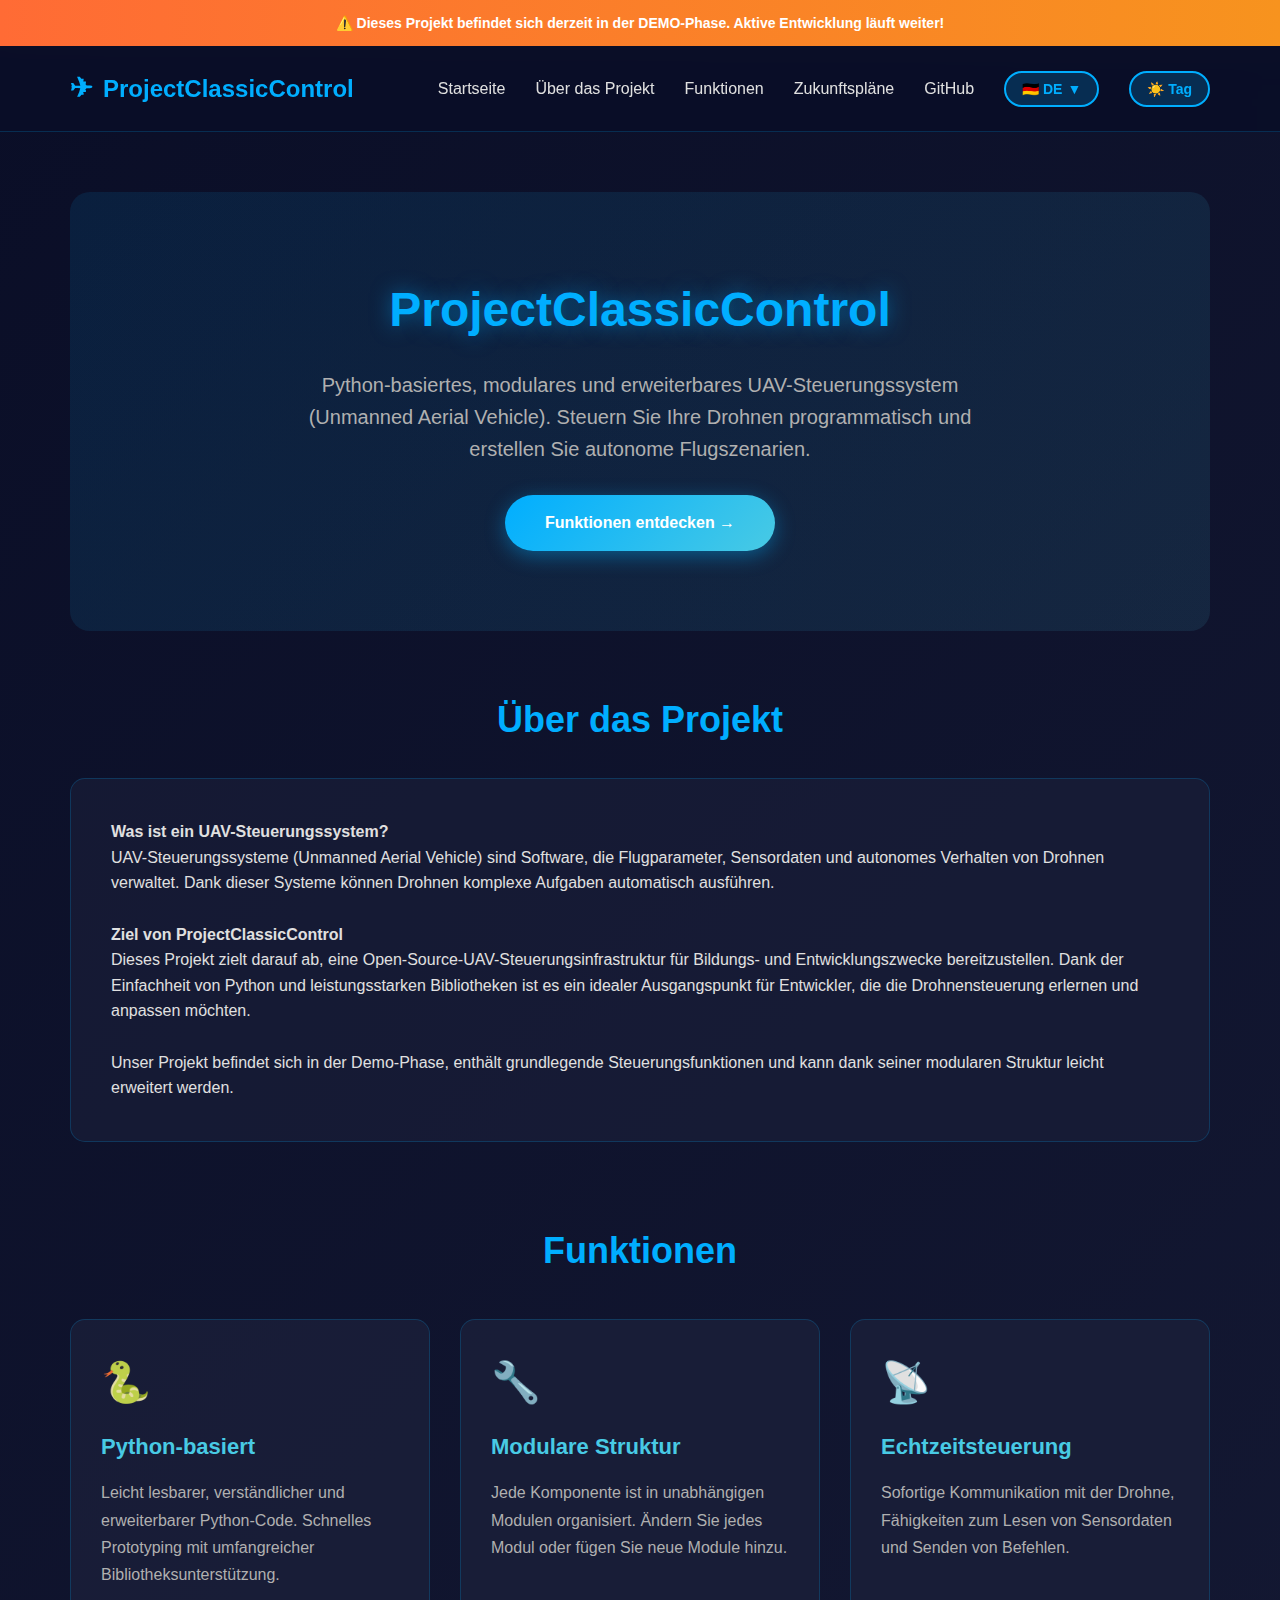
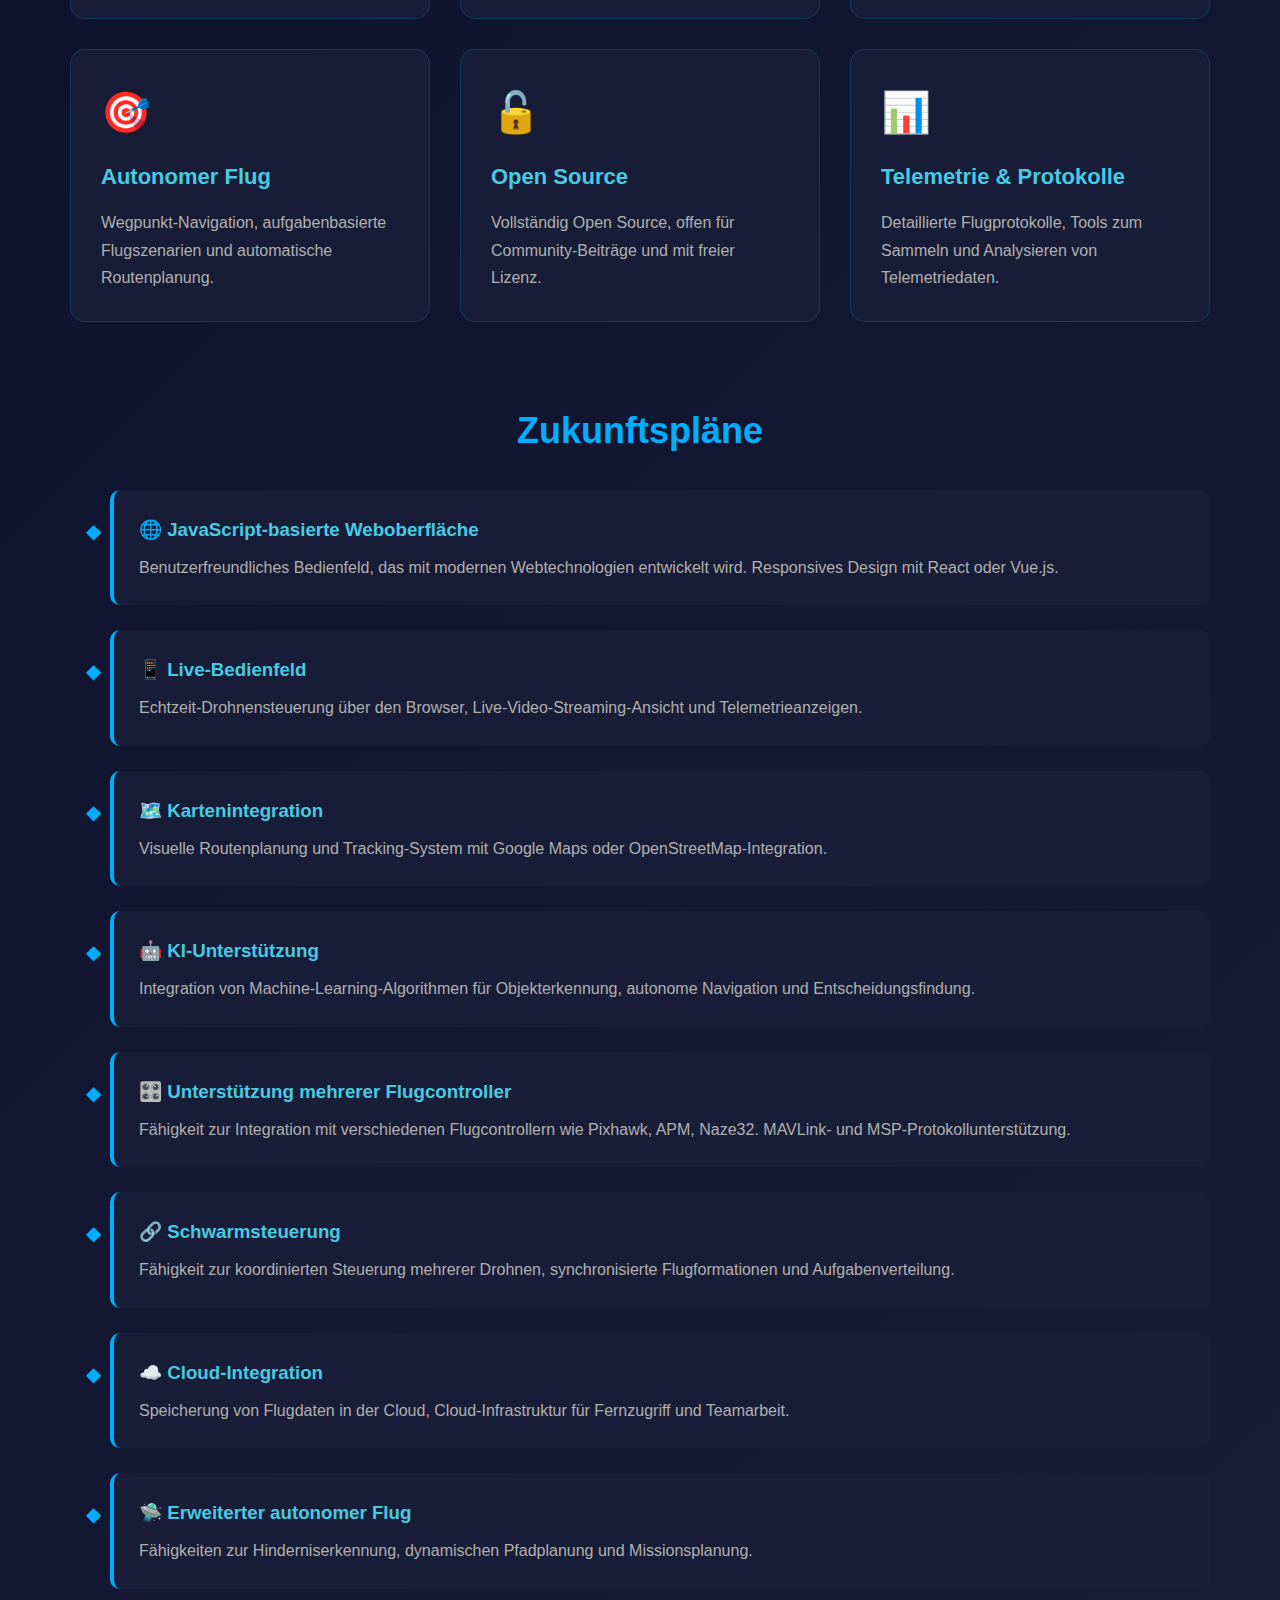
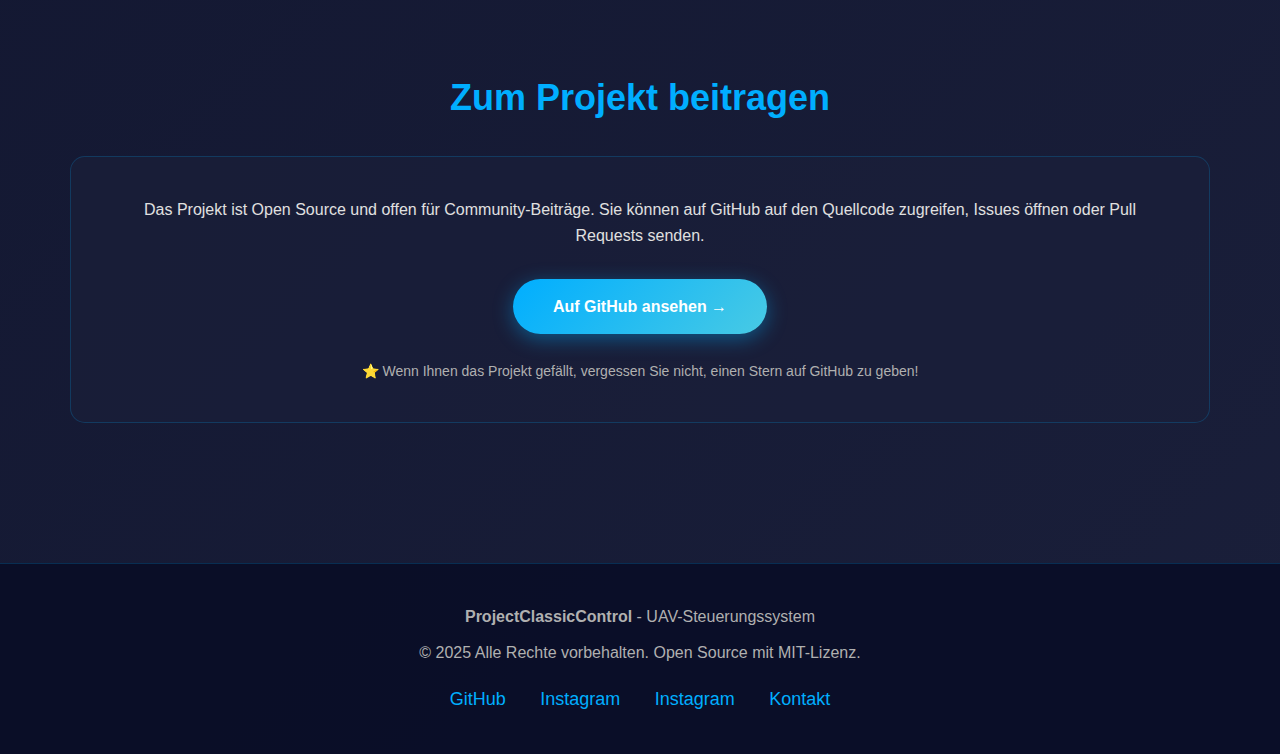
<file: templates/index_de.html>
<!DOCTYPE html>
<html lang="de">
<head>
    <meta charset="UTF-8">
    <meta name="viewport" content="width=device-width, initial-scale=1.0">
    <title>ProjectClassicControl - UAV-Steuerungssystem</title>
    <style>
        * {
            margin: 0;
            padding: 0;
            box-sizing: border-box;
        }

        body {
            font-family: 'Segoe UI', Tahoma, Geneva, Verdana, sans-serif;
            background: linear-gradient(135deg, #0a0e27 0%, #1a1f3a 100%);
            color: #e0e0e0;
            line-height: 1.6;
            transition: background 0.3s, color 0.3s;
        }

        body.light-mode {
            background: linear-gradient(135deg, #f0f4f8 0%, #d9e2ec 100%);
            color: #1a202c;
        }

        body.light-mode .demo-banner {
            background: linear-gradient(90deg, #ff8a50 0%, #ffa94d 100%);
        }

        body.light-mode header {
            background: rgba(255, 255, 255, 0.95);
            border-bottom: 1px solid rgba(0, 174, 255, 0.3);
        }

        body.light-mode .logo {
            color: #0077cc;
        }

        body.light-mode nav a {
            color: #2d3748;
        }

        body.light-mode nav a:hover {
            color: #0077cc;
        }

        body.light-mode .hero {
            background: linear-gradient(135deg, rgba(0, 174, 255, 0.15) 0%, rgba(72, 202, 228, 0.15) 100%);
        }

        body.light-mode .hero h1 {
            color: #0077cc;
            text-shadow: 0 0 20px rgba(0, 119, 204, 0.3);
        }

        body.light-mode .hero p {
            color: #4a5568;
        }

        body.light-mode h2 {
            color: #0077cc;
        }

        body.light-mode .section-content {
            background: rgba(255, 255, 255, 0.8);
            border: 1px solid rgba(0, 174, 255, 0.3);
            color: #2d3748;
        }

        body.light-mode .feature-card {
            background: rgba(255, 255, 255, 0.9);
            border: 1px solid rgba(0, 174, 255, 0.3);
        }

        body.light-mode .feature-card h3 {
            color: #0077cc;
        }

        body.light-mode .feature-card p {
            color: #4a5568;
        }

        body.light-mode .timeline-item {
            background: rgba(255, 255, 255, 0.9);
            border-left: 4px solid #0077cc;
        }

        body.light-mode .timeline-item h3 {
            color: #0077cc;
        }

        body.light-mode .timeline-item p {
            color: #4a5568;
        }

        body.light-mode footer {
            background: rgba(255, 255, 255, 0.95);
            border-top: 1px solid rgba(0, 174, 255, 0.3);
        }

        body.light-mode footer p {
            color: #4a5568;
        }

        .demo-banner {
            background: linear-gradient(90deg, #ff6b35 0%, #f7931e 100%);
            color: #fff;
            text-align: center;
            padding: 12px 20px;
            font-weight: 600;
            font-size: 14px;
            box-shadow: 0 2px 10px rgba(255, 107, 53, 0.3);
        }

        header {
            background: rgba(10, 14, 39, 0.95);
            backdrop-filter: blur(10px);
            padding: 20px 0;
            position: sticky;
            top: 0;
            z-index: 1000;
            border-bottom: 1px solid rgba(0, 174, 255, 0.2);
        }

        nav {
            max-width: 1200px;
            margin: 0 auto;
            display: flex;
            justify-content: space-between;
            align-items: center;
            padding: 0 30px;
        }

        .logo {
            font-size: 24px;
            font-weight: bold;
            color: #00aeff;
            text-decoration: none;
            display: flex;
            align-items: center;
            gap: 10px;
        }

        .logo::before {
            content: "✈";
            font-size: 28px;
        }

        .theme-toggle {
            background: rgba(0, 174, 255, 0.2);
            border: 2px solid #00aeff;
            color: #00aeff;
            padding: 8px 16px;
            border-radius: 25px;
            cursor: pointer;
            font-weight: 600;
            transition: all 0.3s;
            font-size: 14px;
        }

        .theme-toggle:hover {
            background: #00aeff;
            color: #fff;
            transform: scale(1.05);
        }

        body.light-mode .theme-toggle {
            background: rgba(0, 119, 204, 0.1);
            border: 2px solid #0077cc;
            color: #0077cc;
        }

        body.light-mode .theme-toggle:hover {
            background: #0077cc;
            color: #fff;
        }

        .language-selector {
            position: relative;
            display: inline-block;
        }

        .language-btn {
            background: rgba(0, 174, 255, 0.2);
            border: 2px solid #00aeff;
            color: #00aeff;
            padding: 8px 16px;
            border-radius: 25px;
            cursor: pointer;
            font-weight: 600;
            transition: all 0.3s;
            font-size: 14px;
            display: flex;
            align-items: center;
            gap: 5px;
        }

        .language-btn:hover {
            background: #00aeff;
            color: #fff;
        }

        body.light-mode .language-btn {
            background: rgba(0, 119, 204, 0.1);
            border: 2px solid #0077cc;
            color: #0077cc;
        }

        body.light-mode .language-btn:hover {
            background: #0077cc;
            color: #fff;
        }

        .language-dropdown {
            position: absolute;
            top: 110%;
            right: 0;
            background: rgba(26, 31, 58, 0.98);
            border: 2px solid #00aeff;
            border-radius: 10px;
            min-width: 150px;
            display: none;
            z-index: 1000;
            box-shadow: 0 5px 20px rgba(0, 0, 0, 0.5);
        }

        body.light-mode .language-dropdown {
            background: rgba(255, 255, 255, 0.98);
            border: 2px solid #0077cc;
        }

        .language-dropdown.show {
            display: block;
        }

        .language-option {
            padding: 12px 20px;
            cursor: pointer;
            transition: background 0.3s;
            color: #e0e0e0;
            display: flex;
            align-items: center;
            gap: 10px;
        }

        body.light-mode .language-option {
            color: #2d3748;
        }

        .language-option:hover {
            background: rgba(0, 174, 255, 0.2);
        }

        body.light-mode .language-option:hover {
            background: rgba(0, 119, 204, 0.1);
        }

        .language-option:first-child {
            border-radius: 8px 8px 0 0;
        }

        .language-option:last-child {
            border-radius: 0 0 8px 8px;
        }

        nav ul {
            list-style: none;
            display: flex;
            gap: 30px;
        }

        nav a {
            color: #e0e0e0;
            text-decoration: none;
            transition: color 0.3s;
            font-weight: 500;
        }

        nav a:hover {
            color: #00aeff;
        }

        .container {
            max-width: 1200px;
            margin: 0 auto;
            padding: 60px 30px;
        }

        .hero {
            text-align: center;
            padding: 80px 30px;
            background: linear-gradient(135deg, rgba(0, 174, 255, 0.1) 0%, rgba(72, 202, 228, 0.1) 100%);
            border-radius: 20px;
            margin-bottom: 60px;
        }

        .hero h1 {
            font-size: 48px;
            color: #00aeff;
            margin-bottom: 20px;
            text-shadow: 0 0 20px rgba(0, 174, 255, 0.5);
        }

        .hero p {
            font-size: 20px;
            color: #b0b0b0;
            max-width: 700px;
            margin: 0 auto 30px;
        }

        .cta-button {
            display: inline-block;
            background: linear-gradient(135deg, #00aeff 0%, #48cae4 100%);
            color: #fff;
            padding: 15px 40px;
            border-radius: 50px;
            text-decoration: none;
            font-weight: 600;
            transition: transform 0.3s, box-shadow 0.3s;
            box-shadow: 0 5px 20px rgba(0, 174, 255, 0.4);
        }

        .cta-button:hover {
            transform: translateY(-3px);
            box-shadow: 0 8px 30px rgba(0, 174, 255, 0.6);
        }

        section {
            margin-bottom: 80px;
        }

        h2 {
            font-size: 36px;
            color: #00aeff;
            margin-bottom: 30px;
            text-align: center;
        }

        .section-content {
            background: rgba(26, 31, 58, 0.6);
            padding: 40px;
            border-radius: 15px;
            border: 1px solid rgba(0, 174, 255, 0.2);
        }

        .features-grid {
            display: grid;
            grid-template-columns: repeat(auto-fit, minmax(280px, 1fr));
            gap: 30px;
            margin-top: 40px;
        }

        .feature-card {
            background: rgba(26, 31, 58, 0.8);
            padding: 30px;
            border-radius: 15px;
            border: 1px solid rgba(0, 174, 255, 0.2);
            transition: transform 0.3s, border-color 0.3s;
        }

        .feature-card:hover {
            transform: translateY(-5px);
            border-color: #00aeff;
        }

        .feature-icon {
            font-size: 40px;
            margin-bottom: 15px;
        }

        .feature-card h3 {
            color: #48cae4;
            margin-bottom: 15px;
            font-size: 22px;
        }

        .feature-card p {
            color: #b0b0b0;
            line-height: 1.7;
        }

        .timeline {
            position: relative;
            padding-left: 40px;
        }

        .timeline-item {
            background: rgba(26, 31, 58, 0.8);
            padding: 25px;
            border-radius: 10px;
            margin-bottom: 25px;
            border-left: 4px solid #00aeff;
            position: relative;
        }

        .timeline-item::before {
            content: "◆";
            position: absolute;
            left: -28px;
            top: 25px;
            color: #00aeff;
            font-size: 20px;
        }

        .timeline-item h3 {
            color: #48cae4;
            margin-bottom: 10px;
        }

        .timeline-item p {
            color: #b0b0b0;
        }

        footer {
            background: rgba(10, 14, 39, 0.95);
            padding: 40px 30px;
            text-align: center;
            border-top: 1px solid rgba(0, 174, 255, 0.2);
        }

        footer p {
            color: #b0b0b0;
            margin-bottom: 10px;
        }

        .social-links {
            margin-top: 20px;
        }

        .social-links a {
            color: #00aeff;
            text-decoration: none;
            margin: 0 15px;
            font-size: 18px;
            transition: color 0.3s;
        }

        .social-links a:hover {
            color: #48cae4;
        }

        @media (max-width: 768px) {
            nav {
                flex-direction: column;
                gap: 15px;
            }

            nav > div {
                flex-direction: column;
                width: 100%;
            }

            nav ul {
                flex-direction: column;
                gap: 15px;
            }

            .hero h1 {
                font-size: 32px;
            }

            .hero p {
                font-size: 16px;
            }

            h2 {
                font-size: 28px;
            }

            .container {
                padding: 40px 20px;
            }
        }

        @keyframes float {
            0%, 100% { transform: translateY(0px); }
            50% { transform: translateY(-20px); }
        }

        .tech-icon {
            animation: float 3s ease-in-out infinite;
        }
    </style>
</head>
<body>
    <div class="demo-banner">
        <span>⚠️ Dieses Projekt befindet sich derzeit in der DEMO-Phase. Aktive Entwicklung läuft weiter!</span>
    </div>

    <header>
        <nav>
            <a href="#home" class="logo">ProjectClassicControl</a>
            <div style="display: flex; align-items: center; gap: 30px;">
                <ul>
                    <li><a href="#home">Startseite</a></li>
                    <li><a href="#about">Über das Projekt</a></li>
                    <li><a href="#features">Funktionen</a></li>
                    <li><a href="#future">Zukunftspläne</a></li>
                    <li><a href="#github">GitHub</a></li>
                </ul>
                <div class="language-selector">
                    <button class="language-btn" id="languageBtn">
                        <span id="currentLang">🇩🇪 DE</span>
                        <span>▼</span>
                    </button>
                    <div class="language-dropdown" id="languageDropdown">
                        <div class="language-option" data-lang="tr">🇹🇷 Türkçe</div>
                        <div class="language-option" data-lang="en">🇬🇧 English</div>
                        <div class="language-option" data-lang="ru">🇷🇺 Русский</div>
                        <div class="language-option" data-lang="de">🇩🇪 Deutsch</div>
                    </div>
                </div>
                <button class="theme-toggle" id="themeToggle">🌙 Nacht</button>
            </div>
        </nav>
    </header>

    <div class="container">
        <div class="hero" id="home">
            <h1 class="tech-icon">ProjectClassicControl</h1>
            <p>Python-basiertes, modulares und erweiterbares UAV-Steuerungssystem (Unmanned Aerial Vehicle). Steuern Sie Ihre Drohnen programmatisch und erstellen Sie autonome Flugszenarien.</p>
            <a href="#features" class="cta-button">Funktionen entdecken →</a>
        </div>

        <section id="about">
            <h2>Über das Projekt</h2>
            <div class="section-content">
                <p><strong>Was ist ein UAV-Steuerungssystem?</strong></p>
                <p>UAV-Steuerungssysteme (Unmanned Aerial Vehicle) sind Software, die Flugparameter, Sensordaten und autonomes Verhalten von Drohnen verwaltet. Dank dieser Systeme können Drohnen komplexe Aufgaben automatisch ausführen.</p>
                <br>
                <p><strong>Ziel von ProjectClassicControl</strong></p>
                <p>Dieses Projekt zielt darauf ab, eine Open-Source-UAV-Steuerungsinfrastruktur für Bildungs- und Entwicklungszwecke bereitzustellen. Dank der Einfachheit von Python und leistungsstarken Bibliotheken ist es ein idealer Ausgangspunkt für Entwickler, die die Drohnensteuerung erlernen und anpassen möchten.</p>
                <br>
                <p>Unser Projekt befindet sich in der Demo-Phase, enthält grundlegende Steuerungsfunktionen und kann dank seiner modularen Struktur leicht erweitert werden.</p>
            </div>
        </section>

        <section id="features">
            <h2>Funktionen</h2>
            <div class="features-grid">
                <div class="feature-card">
                    <div class="feature-icon">🐍</div>
                    <h3>Python-basiert</h3>
                    <p>Leicht lesbarer, verständlicher und erweiterbarer Python-Code. Schnelles Prototyping mit umfangreicher Bibliotheksunterstützung.</p>
                </div>
                <div class="feature-card">
                    <div class="feature-icon">🔧</div>
                    <h3>Modulare Struktur</h3>
                    <p>Jede Komponente ist in unabhängigen Modulen organisiert. Ändern Sie jedes Modul oder fügen Sie neue Module hinzu.</p>
                </div>
                <div class="feature-card">
                    <div class="feature-icon">📡</div>
                    <h3>Echtzeitsteuerung</h3>
                    <p>Sofortige Kommunikation mit der Drohne, Fähigkeiten zum Lesen von Sensordaten und Senden von Befehlen.</p>
                </div>
                <div class="feature-card">
                    <div class="feature-icon">🎯</div>
                    <h3>Autonomer Flug</h3>
                    <p>Wegpunkt-Navigation, aufgabenbasierte Flugszenarien und automatische Routenplanung.</p>
                </div>
                <div class="feature-card">
                    <div class="feature-icon">🔓</div>
                    <h3>Open Source</h3>
                    <p>Vollständig Open Source, offen für Community-Beiträge und mit freier Lizenz.</p>
                </div>
                <div class="feature-card">
                    <div class="feature-icon">📊</div>
                    <h3>Telemetrie & Protokolle</h3>
                    <p>Detaillierte Flugprotokolle, Tools zum Sammeln und Analysieren von Telemetriedaten.</p>
                </div>
            </div>
        </section>

        <section id="future">
            <h2>Zukunftspläne</h2>
            <div class="timeline">
                <div class="timeline-item">
                    <h3>🌐 JavaScript-basierte Weboberfläche</h3>
                    <p>Benutzerfreundliches Bedienfeld, das mit modernen Webtechnologien entwickelt wird. Responsives Design mit React oder Vue.js.</p>
                </div>
                <div class="timeline-item">
                    <h3>📱 Live-Bedienfeld</h3>
                    <p>Echtzeit-Drohnensteuerung über den Browser, Live-Video-Streaming-Ansicht und Telemetrieanzeigen.</p>
                </div>
                <div class="timeline-item">
                    <h3>🗺️ Kartenintegration</h3>
                    <p>Visuelle Routenplanung und Tracking-System mit Google Maps oder OpenStreetMap-Integration.</p>
                </div>
                <div class="timeline-item">
                    <h3>🤖 KI-Unterstützung</h3>
                    <p>Integration von Machine-Learning-Algorithmen für Objekterkennung, autonome Navigation und Entscheidungsfindung.</p>
                </div>
                <div class="timeline-item">
                    <h3>🎛️ Unterstützung mehrerer Flugcontroller</h3>
                    <p>Fähigkeit zur Integration mit verschiedenen Flugcontrollern wie Pixhawk, APM, Naze32. MAVLink- und MSP-Protokollunterstützung.</p>
                </div>
                <div class="timeline-item">
                    <h3>🔗 Schwarmsteuerung</h3>
                    <p>Fähigkeit zur koordinierten Steuerung mehrerer Drohnen, synchronisierte Flugformationen und Aufgabenverteilung.</p>
                </div>
                <div class="timeline-item">
                    <h3>☁️ Cloud-Integration</h3>
                    <p>Speicherung von Flugdaten in der Cloud, Cloud-Infrastruktur für Fernzugriff und Teamarbeit.</p>
                </div>
                <div class="timeline-item">
                    <h3>🛸 Erweiterter autonomer Flug</h3>
                    <p>Fähigkeiten zur Hinderniserkennung, dynamischen Pfadplanung und Missionsplanung.</p>
                </div>
            </div>
        </section>

        <section id="github">
            <h2>Zum Projekt beitragen</h2>
            <div class="section-content" style="text-align: center;">
                <p style="margin-bottom: 30px;">Das Projekt ist Open Source und offen für Community-Beiträge. Sie können auf GitHub auf den Quellcode zugreifen, Issues öffnen oder Pull Requests senden.</p>
                <a href="https://github.com/yourusername/ProjectClassicControl" class="cta-button" target="_blank">
                    Auf GitHub ansehen →
                </a>
                <br><br>
                <p style="color: #b0b0b0; font-size: 14px;">
                    ⭐ Wenn Ihnen das Projekt gefällt, vergessen Sie nicht, einen Stern auf GitHub zu geben!
                </p>
            </div>
        </section>
    </div>

    <footer>
        <p><strong>ProjectClassicControl</strong> - <span>UAV-Steuerungssystem</span></p>
        <p>© 2025 Alle Rechte vorbehalten. Open Source mit MIT-Lizenz.</p>
        <div class="social-links">
            <a href="https://github.com" target="_blank">GitHub</a>
            <a href="https://www.instagram.com/classic_iha/" target="_blank">Instagram</a>
            <a href="https://www.instagram.com/alazkanathtk/" target="_blank">Instagram</a>
            <a href="mailto:alazkanatiha@gmail.com">Kontakt</a>
        </div>
    </footer>

    <script>
        const themeToggle = document.getElementById('themeToggle');
        const body = document.body;
        
        const currentTheme = localStorage.getItem('theme') || 'dark';
        if (currentTheme === 'light') {
            body.classList.add('light-mode');
            themeToggle.innerHTML = '🌙 Nacht';
        } else {
            themeToggle.innerHTML = '☀️ Tag';
        }
        
        themeToggle.addEventListener('click', () => {
            body.classList.toggle('light-mode');
            
            if (body.classList.contains('light-mode')) {
                themeToggle.innerHTML = '🌙 Nacht';
                localStorage.setItem('theme', 'light');
            } else {
                themeToggle.innerHTML = '☀️ Tag';
                localStorage.setItem('theme', 'dark');
            }
        });

        document.querySelectorAll('a[href^="#"]').forEach(anchor => {
            anchor.addEventListener('click', function (e) {
                e.preventDefault();
                const target = document.querySelector(this.getAttribute('href'));
                if (target) {
                    target.scrollIntoView({
                        behavior: 'smooth',
                        block: 'start'
                    });
                }
            });
        });

        window.addEventListener('scroll', () => {
            let current = '';
            const sections = document.querySelectorAll('section, .hero');
            
            sections.forEach(section => {
                const sectionTop = section.offsetTop;
                const sectionHeight = section.clientHeight;
                if (scrollY >= (sectionTop - 200)) {
                    current = section.getAttribute('id');
                }
            });

            document.querySelectorAll('nav a').forEach(link => {
                const isLightMode = body.classList.contains('light-mode');
                link.style.color = isLightMode ? '#2d3748' : '#e0e0e0';
                if (link.getAttribute('href') === `#${current}`) {
                    link.style.color = isLightMode ? '#0077cc' : '#00aeff';
                }
            });
        });

        const languageBtn = document.getElementById('languageBtn');
        const languageDropdown = document.getElementById('languageDropdown');
        
        languageBtn.addEventListener('click', (e) => {
            e.stopPropagation();
            languageDropdown.classList.toggle('show');
        });
        
        document.addEventListener('click', () => {
            languageDropdown.classList.remove('show');
        });
        
        document.querySelectorAll('.language-option').forEach(option => {
            option.addEventListener('click', (e) => {
                e.stopPropagation();
                const lang = option.getAttribute('data-lang');
                const langMap = {
                    'tr': '🇹🇷 TR',
                    'en': '🇬🇧 EN',
                    'ru': '🇷🇺 RU',
                    'de': '🇩🇪 DE'
                };
                
                document.getElementById('currentLang').textContent = langMap[lang];
                languageDropdown.classList.remove('show');
                
                const currentTheme = body.classList.contains('light-mode') ? 'light' : 'dark';
                localStorage.setItem('theme', currentTheme);
                
                const languageFiles = {
                    'tr': 'index.html',
                    'en': 'index_en.html',
                    'ru': 'index_ru.html',
                    'de': 'index_de.html'
                };
                
                if (languageFiles[lang]) {
                    window.location.href = languageFiles[lang];
                }
            });
        });
    </script>
</body>
</html>
</file>
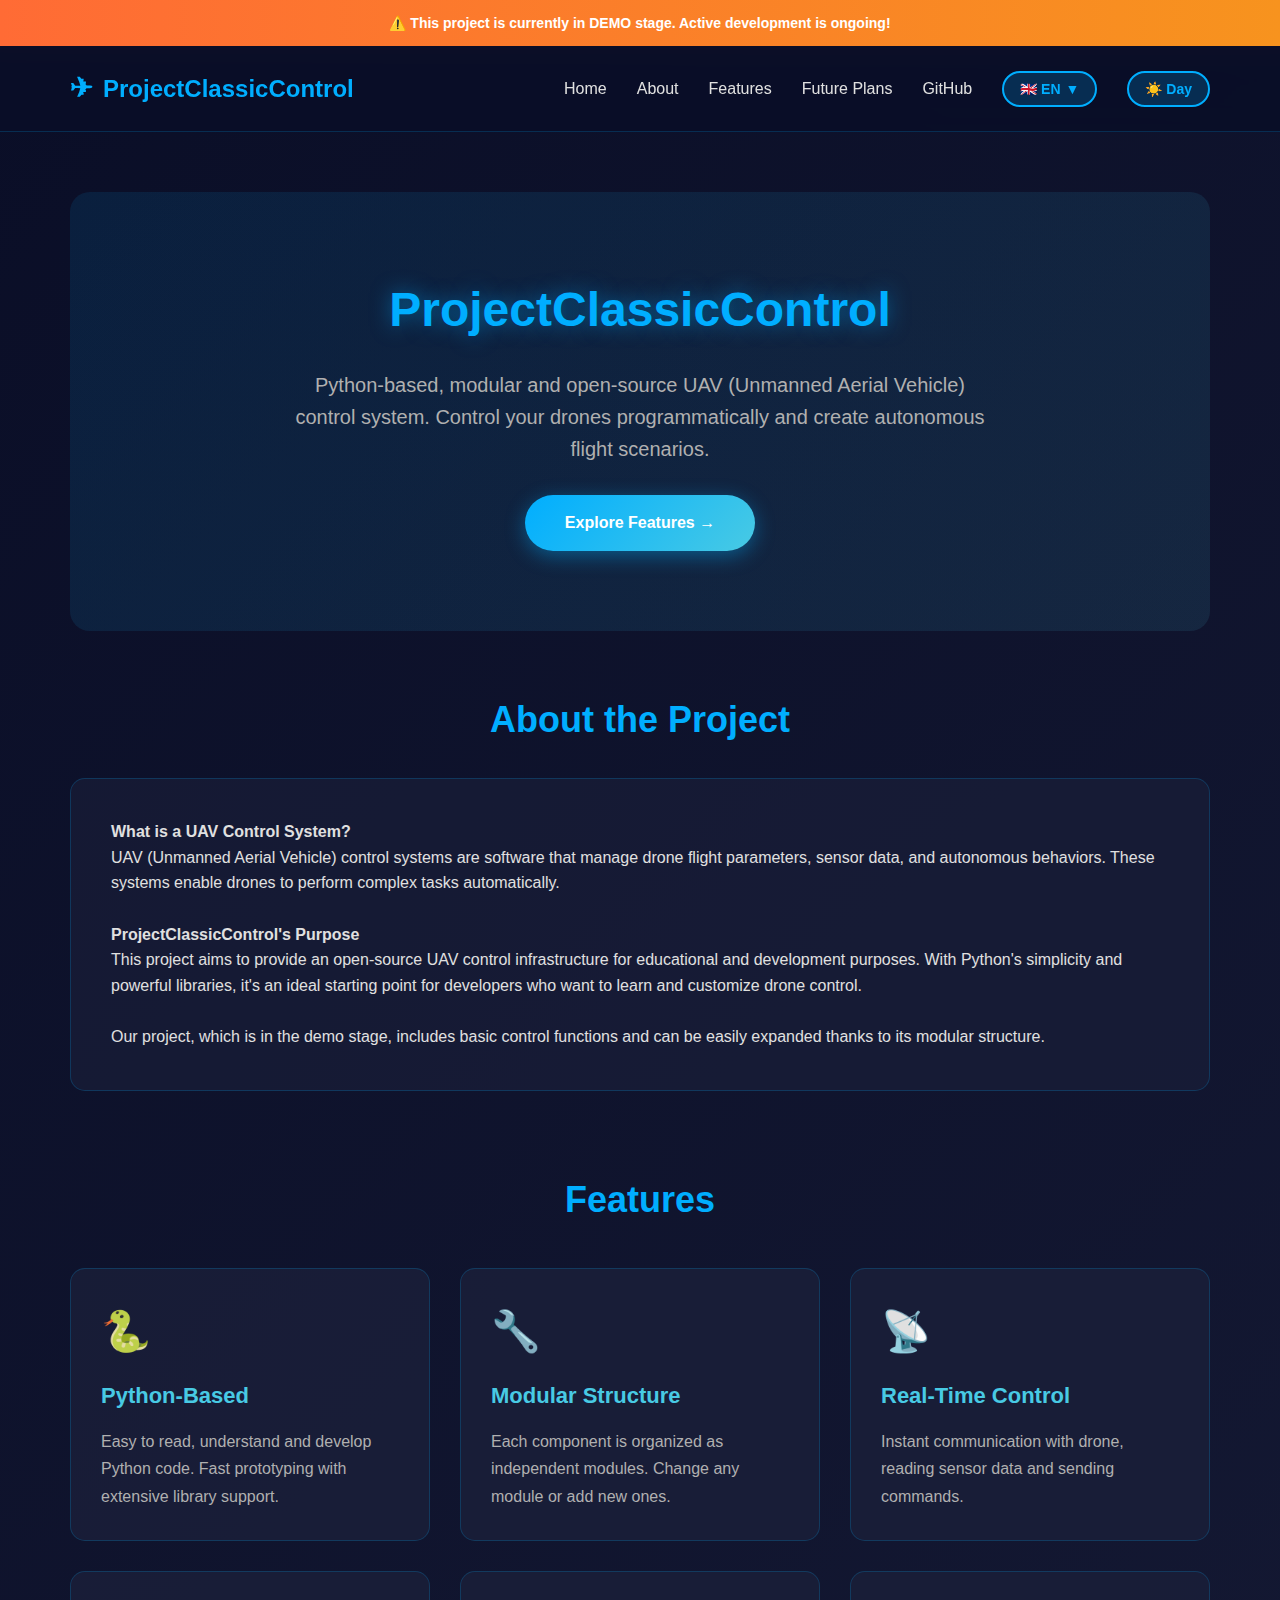
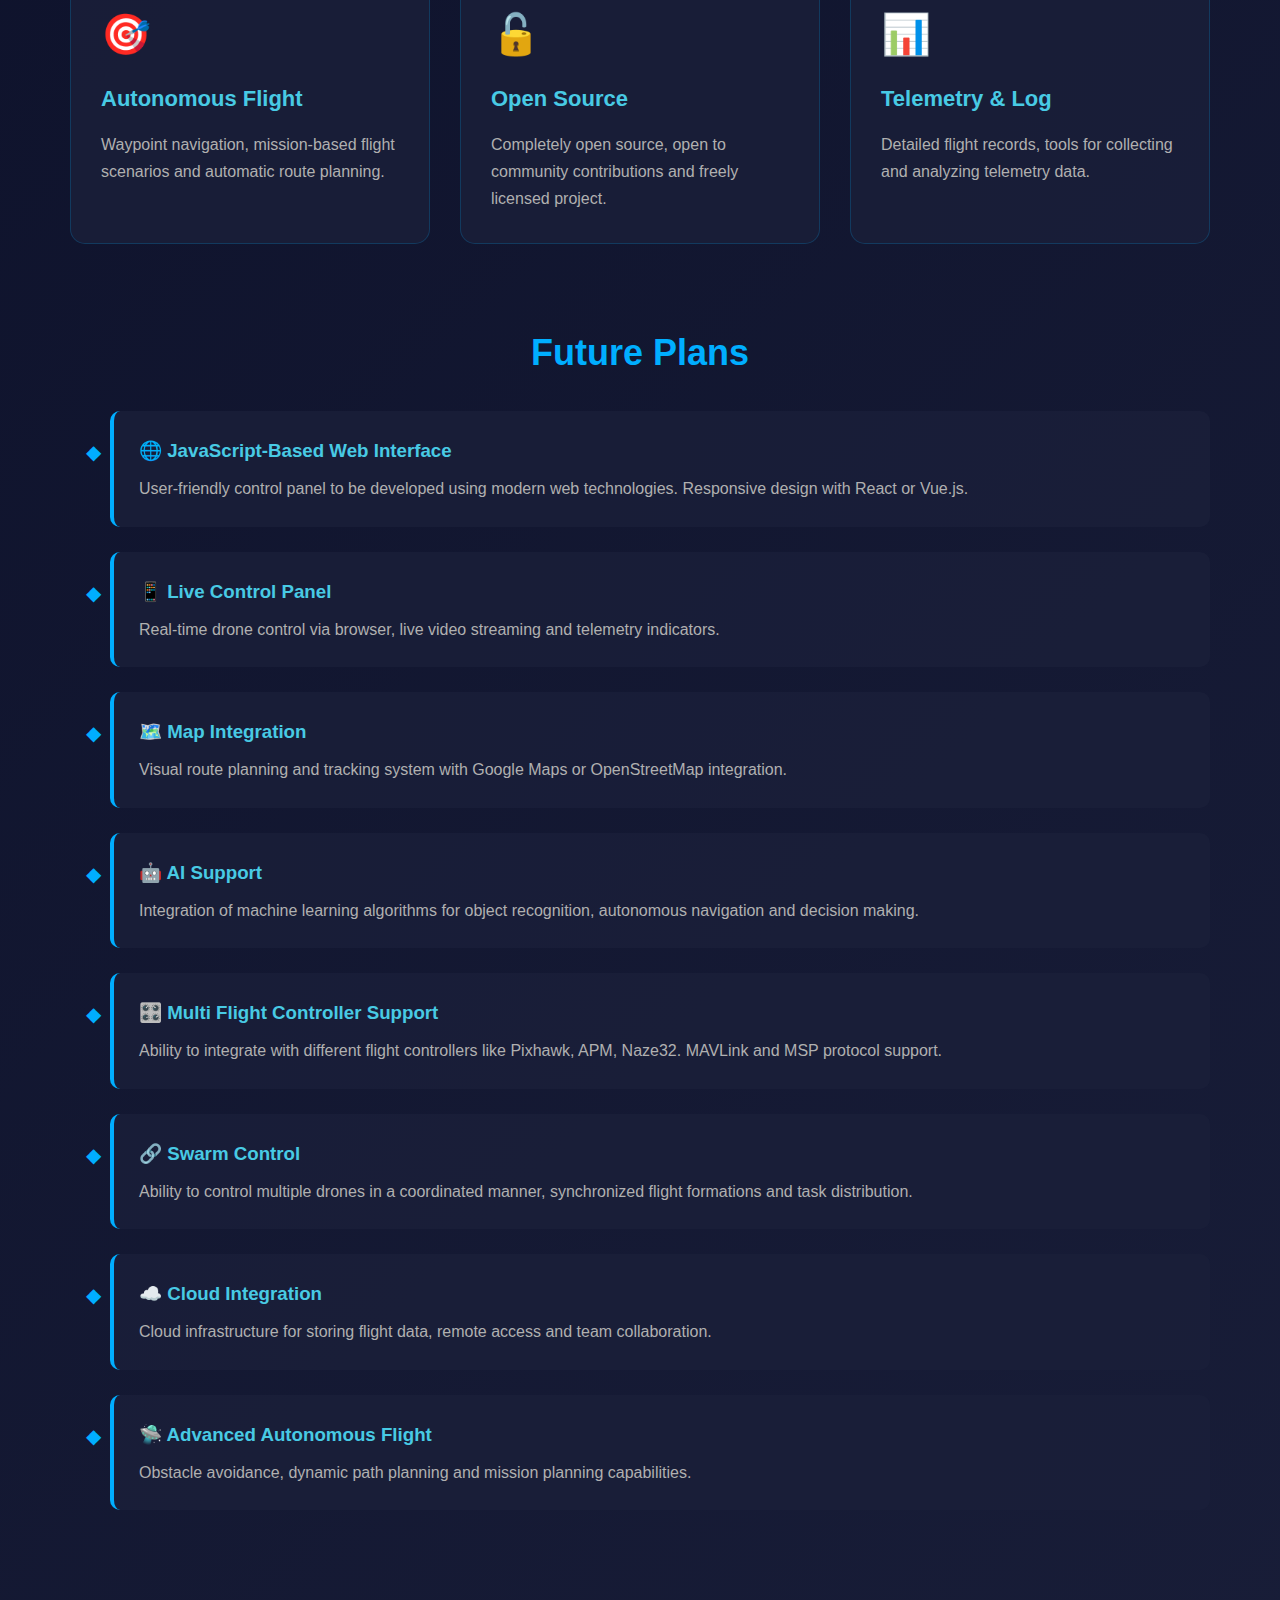
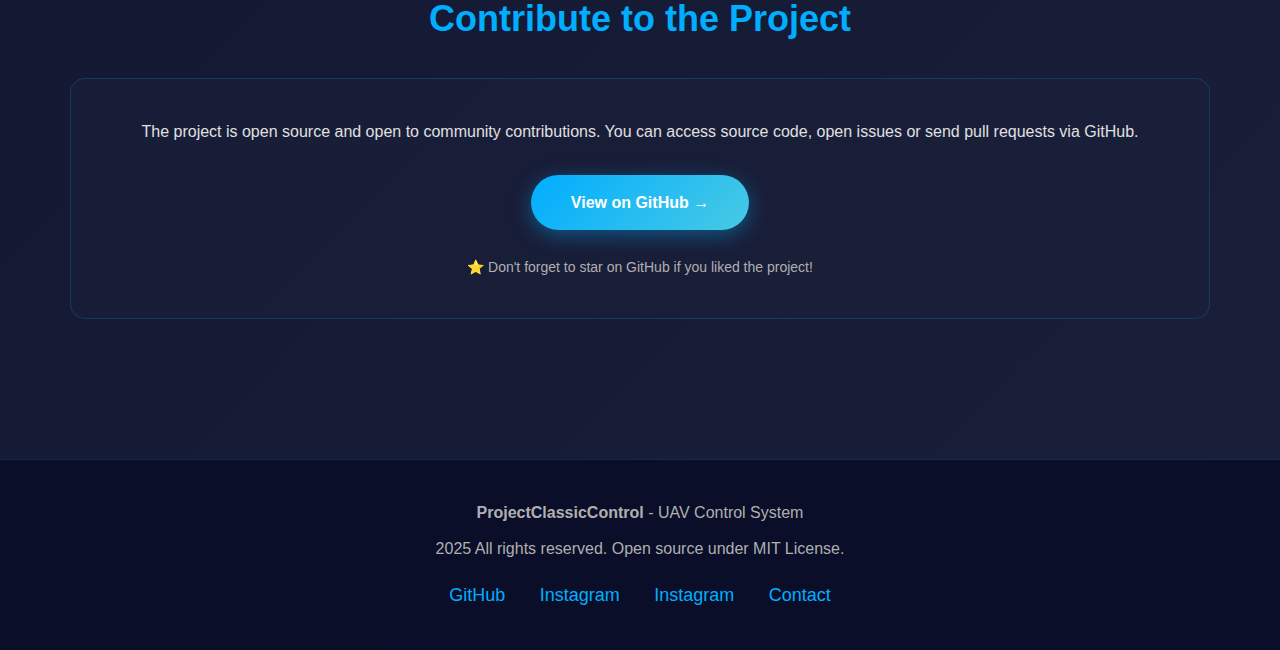
<file: templates/index_en.html>
<!DOCTYPE html>
<html lang="en">
<head>
    <meta charset="UTF-8">
    <meta name="viewport" content="width=device-width, initial-scale=1.0">
    <title>ProjectClassicControl - UAV Control System</title>
    <style>
        * {
            margin: 0;
            padding: 0;
            box-sizing: border-box;
        }

        body {
            font-family: 'Segoe UI', Tahoma, Geneva, Verdana, sans-serif;
            background: linear-gradient(135deg, #0a0e27 0%, #1a1f3a 100%);
            color: #e0e0e0;
            line-height: 1.6;
            transition: background 0.3s, color 0.3s;
        }

        body.light-mode {
            background: linear-gradient(135deg, #f0f4f8 0%, #d9e2ec 100%);
            color: #1a202c;
        }

        body.light-mode .demo-banner {
            background: linear-gradient(90deg, #ff8a50 0%, #ffa94d 100%);
        }

        body.light-mode header {
            background: rgba(255, 255, 255, 0.95);
            border-bottom: 1px solid rgba(0, 174, 255, 0.3);
        }

        body.light-mode .logo {
            color: #0077cc;
        }

        body.light-mode nav a {
            color: #2d3748;
        }

        body.light-mode nav a:hover {
            color: #0077cc;
        }

        body.light-mode .hero {
            background: linear-gradient(135deg, rgba(0, 174, 255, 0.15) 0%, rgba(72, 202, 228, 0.15) 100%);
        }

        body.light-mode .hero h1 {
            color: #0077cc;
            text-shadow: 0 0 20px rgba(0, 119, 204, 0.3);
        }

        body.light-mode .hero p {
            color: #4a5568;
        }

        body.light-mode h2 {
            color: #0077cc;
        }

        body.light-mode .section-content {
            background: rgba(255, 255, 255, 0.8);
            border: 1px solid rgba(0, 174, 255, 0.3);
            color: #2d3748;
        }

        body.light-mode .feature-card {
            background: rgba(255, 255, 255, 0.9);
            border: 1px solid rgba(0, 174, 255, 0.3);
        }

        body.light-mode .feature-card h3 {
            color: #0077cc;
        }

        body.light-mode .feature-card p {
            color: #4a5568;
        }

        body.light-mode .timeline-item {
            background: rgba(255, 255, 255, 0.9);
            border-left: 4px solid #0077cc;
        }

        body.light-mode .timeline-item h3 {
            color: #0077cc;
        }

        body.light-mode .timeline-item p {
            color: #4a5568;
        }

        body.light-mode footer {
            background: rgba(255, 255, 255, 0.95);
            border-top: 1px solid rgba(0, 174, 255, 0.3);
        }

        body.light-mode footer p {
            color: #4a5568;
        }

        .demo-banner {
            background: linear-gradient(90deg, #ff6b35 0%, #f7931e 100%);
            color: #fff;
            text-align: center;
            padding: 12px 20px;
            font-weight: 600;
            font-size: 14px;
            box-shadow: 0 2px 10px rgba(255, 107, 53, 0.3);
        }

        header {
            background: rgba(10, 14, 39, 0.95);
            backdrop-filter: blur(10px);
            padding: 20px 0;
            position: sticky;
            top: 0;
            z-index: 1000;
            border-bottom: 1px solid rgba(0, 174, 255, 0.2);
        }

        nav {
            max-width: 1200px;
            margin: 0 auto;
            display: flex;
            justify-content: space-between;
            align-items: center;
            padding: 0 30px;
        }

        .logo {
            font-size: 24px;
            font-weight: bold;
            color: #00aeff;
            text-decoration: none;
            display: flex;
            align-items: center;
            gap: 10px;
        }

        .logo::before {
            content: "✈";
            font-size: 28px;
        }

        .theme-toggle {
            background: rgba(0, 174, 255, 0.2);
            border: 2px solid #00aeff;
            color: #00aeff;
            padding: 8px 16px;
            border-radius: 25px;
            cursor: pointer;
            font-weight: 600;
            transition: all 0.3s;
            font-size: 14px;
        }

        .theme-toggle:hover {
            background: #00aeff;
            color: #fff;
            transform: scale(1.05);
        }

        body.light-mode .theme-toggle {
            background: rgba(0, 119, 204, 0.1);
            border: 2px solid #0077cc;
            color: #0077cc;
        }

        body.light-mode .theme-toggle:hover {
            background: #0077cc;
            color: #fff;
        }

        .language-selector {
            position: relative;
            display: inline-block;
        }

        .language-btn {
            background: rgba(0, 174, 255, 0.2);
            border: 2px solid #00aeff;
            color: #00aeff;
            padding: 8px 16px;
            border-radius: 25px;
            cursor: pointer;
            font-weight: 600;
            transition: all 0.3s;
            font-size: 14px;
            display: flex;
            align-items: center;
            gap: 5px;
        }

        .language-btn:hover {
            background: #00aeff;
            color: #fff;
        }

        body.light-mode .language-btn {
            background: rgba(0, 119, 204, 0.1);
            border: 2px solid #0077cc;
            color: #0077cc;
        }

        body.light-mode .language-btn:hover {
            background: #0077cc;
            color: #fff;
        }

        .language-dropdown {
            position: absolute;
            top: 110%;
            right: 0;
            background: rgba(26, 31, 58, 0.98);
            border: 2px solid #00aeff;
            border-radius: 10px;
            min-width: 150px;
            display: none;
            z-index: 1000;
            box-shadow: 0 5px 20px rgba(0, 0, 0, 0.5);
        }

        body.light-mode .language-dropdown {
            background: rgba(255, 255, 255, 0.98);
            border: 2px solid #0077cc;
        }

        .language-dropdown.show {
            display: block;
        }

        .language-option {
            padding: 12px 20px;
            cursor: pointer;
            transition: background 0.3s;
            color: #e0e0e0;
            display: flex;
            align-items: center;
            gap: 10px;
        }

        body.light-mode .language-option {
            color: #2d3748;
        }

        .language-option:hover {
            background: rgba(0, 174, 255, 0.2);
        }

        body.light-mode .language-option:hover {
            background: rgba(0, 119, 204, 0.1);
        }

        .language-option:first-child {
            border-radius: 8px 8px 0 0;
        }

        .language-option:last-child {
            border-radius: 0 0 8px 8px;
        }

        nav ul {
            list-style: none;
            display: flex;
            gap: 30px;
        }

        nav a {
            color: #e0e0e0;
            text-decoration: none;
            transition: color 0.3s;
            font-weight: 500;
        }

        nav a:hover {
            color: #00aeff;
        }

        .container {
            max-width: 1200px;
            margin: 0 auto;
            padding: 60px 30px;
        }

        .hero {
            text-align: center;
            padding: 80px 30px;
            background: linear-gradient(135deg, rgba(0, 174, 255, 0.1) 0%, rgba(72, 202, 228, 0.1) 100%);
            border-radius: 20px;
            margin-bottom: 60px;
        }

        .hero h1 {
            font-size: 48px;
            color: #00aeff;
            margin-bottom: 20px;
            text-shadow: 0 0 20px rgba(0, 174, 255, 0.5);
        }

        .hero p {
            font-size: 20px;
            color: #b0b0b0;
            max-width: 700px;
            margin: 0 auto 30px;
        }

        .cta-button {
            display: inline-block;
            background: linear-gradient(135deg, #00aeff 0%, #48cae4 100%);
            color: #fff;
            padding: 15px 40px;
            border-radius: 50px;
            text-decoration: none;
            font-weight: 600;
            transition: transform 0.3s, box-shadow 0.3s;
            box-shadow: 0 5px 20px rgba(0, 174, 255, 0.4);
        }

        .cta-button:hover {
            transform: translateY(-3px);
            box-shadow: 0 8px 30px rgba(0, 174, 255, 0.6);
        }

        section {
            margin-bottom: 80px;
        }

        h2 {
            font-size: 36px;
            color: #00aeff;
            margin-bottom: 30px;
            text-align: center;
        }

        .section-content {
            background: rgba(26, 31, 58, 0.6);
            padding: 40px;
            border-radius: 15px;
            border: 1px solid rgba(0, 174, 255, 0.2);
        }

        .features-grid {
            display: grid;
            grid-template-columns: repeat(auto-fit, minmax(280px, 1fr));
            gap: 30px;
            margin-top: 40px;
        }

        .feature-card {
            background: rgba(26, 31, 58, 0.8);
            padding: 30px;
            border-radius: 15px;
            border: 1px solid rgba(0, 174, 255, 0.2);
            transition: transform 0.3s, border-color 0.3s;
        }

        .feature-card:hover {
            transform: translateY(-5px);
            border-color: #00aeff;
        }

        .feature-icon {
            font-size: 40px;
            margin-bottom: 15px;
        }

        .feature-card h3 {
            color: #48cae4;
            margin-bottom: 15px;
            font-size: 22px;
        }

        .feature-card p {
            color: #b0b0b0;
            line-height: 1.7;
        }

        .timeline {
            position: relative;
            padding-left: 40px;
        }

        .timeline-item {
            background: rgba(26, 31, 58, 0.8);
            padding: 25px;
            border-radius: 10px;
            margin-bottom: 25px;
            border-left: 4px solid #00aeff;
            position: relative;
        }

        .timeline-item::before {
            content: "◆";
            position: absolute;
            left: -28px;
            top: 25px;
            color: #00aeff;
            font-size: 20px;
        }

        .timeline-item h3 {
            color: #48cae4;
            margin-bottom: 10px;
        }

        .timeline-item p {
            color: #b0b0b0;
        }

        footer {
            background: rgba(10, 14, 39, 0.95);
            padding: 40px 30px;
            text-align: center;
            border-top: 1px solid rgba(0, 174, 255, 0.2);
        }

        footer p {
            color: #b0b0b0;
            margin-bottom: 10px;
        }

        .social-links {
            margin-top: 20px;
        }

        .social-links a {
            color: #00aeff;
            text-decoration: none;
            margin: 0 15px;
            font-size: 18px;
            transition: color 0.3s;
        }

        .social-links a:hover {
            color: #48cae4;
        }

        @media (max-width: 768px) {
            nav {
                flex-direction: column;
                gap: 15px;
            }

            nav > div {
                flex-direction: column;
                width: 100%;
            }

            nav ul {
                flex-direction: column;
                gap: 15px;
            }

            .hero h1 {
                font-size: 32px;
            }

            .hero p {
                font-size: 16px;
            }

            h2 {
                font-size: 28px;
            }

            .container {
                padding: 40px 20px;
            }
        }

        @keyframes float {
            0%, 100% { transform: translateY(0px); }
            50% { transform: translateY(-20px); }
        }

        .tech-icon {
            animation: float 3s ease-in-out infinite;
        }
    </style>
</head>
<body>
    <!-- Demo Banner -->
    <div class="demo-banner">
        ⚠️ This project is currently in DEMO stage. Active development is ongoing!
    </div>

    <!-- Header Navigation -->
    <header>
        <nav>
            <a href="#home" class="logo">ProjectClassicControl</a>
            <div style="display: flex; align-items: center; gap: 30px;">
                <ul>
                    <li><a href="#home">Home</a></li>
                    <li><a href="#about">About</a></li>
                    <li><a href="#features">Features</a></li>
                    <li><a href="#future">Future Plans</a></li>
                    <li><a href="#github">GitHub</a></li>
                </ul>
                <div class="language-selector">
                    <button class="language-btn" id="languageBtn">
                        <span id="currentLang">🇬🇧 EN</span>
                        <span>▼</span>
                    </button>
                    <div class="language-dropdown" id="languageDropdown">
                        <div class="language-option" data-lang="tr">🇹🇷 Türkçe</div>
                        <div class="language-option" data-lang="en">🇬🇧 English</div>
                        <div class="language-option" data-lang="ru">🇷🇺 Русский</div>
                        <div class="language-option" data-lang="de">🇩🇪 Deutsch</div>
                    </div>
                </div>
                <button class="theme-toggle" id="themeToggle">☀️ Day</button>
            </div>
        </nav>
    </header>

    <!-- Hero Section -->
    <div class="container">
        <div class="hero" id="home">
            <h1 class="tech-icon">ProjectClassicControl</h1>
            <p>Python-based, modular and open-source UAV (Unmanned Aerial Vehicle) control system. Control your drones programmatically and create autonomous flight scenarios.</p>
            <a href="#features" class="cta-button">Explore Features →</a>
        </div>

        <!-- About Section -->
        <section id="about">
            <h2>About the Project</h2>
            <div class="section-content">
                <p><strong>What is a UAV Control System?</strong></p>
                <p>UAV (Unmanned Aerial Vehicle) control systems are software that manage drone flight parameters, sensor data, and autonomous behaviors. These systems enable drones to perform complex tasks automatically.</p>
                <br>
                <p><strong>ProjectClassicControl's Purpose</strong></p>
                <p>This project aims to provide an open-source UAV control infrastructure for educational and development purposes. With Python's simplicity and powerful libraries, it's an ideal starting point for developers who want to learn and customize drone control.</p>
                <br>
                <p>Our project, which is in the demo stage, includes basic control functions and can be easily expanded thanks to its modular structure.</p>
            </div>
        </section>

        <!-- Features Section -->
        <section id="features">
            <h2>Features</h2>
            <div class="features-grid">
                <div class="feature-card">
                    <div class="feature-icon">🐍</div>
                    <h3>Python-Based</h3>
                    <p>Easy to read, understand and develop Python code. Fast prototyping with extensive library support.</p>
                </div>
                <div class="feature-card">
                    <div class="feature-icon">🔧</div>
                    <h3>Modular Structure</h3>
                    <p>Each component is organized as independent modules. Change any module or add new ones.</p>
                </div>
                <div class="feature-card">
                    <div class="feature-icon">📡</div>
                    <h3>Real-Time Control</h3>
                    <p>Instant communication with drone, reading sensor data and sending commands.</p>
                </div>
                <div class="feature-card">
                    <div class="feature-icon">🎯</div>
                    <h3>Autonomous Flight</h3>
                    <p>Waypoint navigation, mission-based flight scenarios and automatic route planning.</p>
                </div>
                <div class="feature-card">
                    <div class="feature-icon">🔓</div>
                    <h3>Open Source</h3>
                    <p>Completely open source, open to community contributions and freely licensed project.</p>
                </div>
                <div class="feature-card">
                    <div class="feature-icon">📊</div>
                    <h3>Telemetry & Log</h3>
                    <p>Detailed flight records, tools for collecting and analyzing telemetry data.</p>
                </div>
            </div>
        </section>

        <!-- Future Plans Section -->
        <section id="future">
            <h2>Future Plans</h2>
            <div class="timeline">
                <div class="timeline-item">
                    <h3>🌐 JavaScript-Based Web Interface</h3>
                    <p>User-friendly control panel to be developed using modern web technologies. Responsive design with React or Vue.js.</p>
                </div>
                <div class="timeline-item">
                    <h3>📱 Live Control Panel</h3>
                    <p>Real-time drone control via browser, live video streaming and telemetry indicators.</p>
                </div>
                <div class="timeline-item">
                    <h3>🗺️ Map Integration</h3>
                    <p>Visual route planning and tracking system with Google Maps or OpenStreetMap integration.</p>
                </div>
                <div class="timeline-item">
                    <h3>🤖 AI Support</h3>
                    <p>Integration of machine learning algorithms for object recognition, autonomous navigation and decision making.</p>
                </div>
                <div class="timeline-item">
                    <h3>🎛️ Multi Flight Controller Support</h3>
                    <p>Ability to integrate with different flight controllers like Pixhawk, APM, Naze32. MAVLink and MSP protocol support.</p>
                </div>
                <div class="timeline-item">
                    <h3>🔗 Swarm Control</h3>
                    <p>Ability to control multiple drones in a coordinated manner, synchronized flight formations and task distribution.</p>
                </div>
                <div class="timeline-item">
                    <h3>☁️ Cloud Integration</h3>
                    <p>Cloud infrastructure for storing flight data, remote access and team collaboration.</p>
                </div>
                <div class="timeline-item">
                    <h3>🛸 Advanced Autonomous Flight</h3>
                    <p>Obstacle avoidance, dynamic path planning and mission planning capabilities.</p>
                </div>
            </div>
        </section>

        <!-- GitHub Section -->
        <section id="github">
            <h2>Contribute to the Project</h2>
            <div class="section-content" style="text-align: center;">
                <p style="margin-bottom: 30px;">The project is open source and open to community contributions. You can access source code, open issues or send pull requests via GitHub.</p>
                <a href="https://github.com/yourusername/ProjectClassicControl" class="cta-button" target="_blank">
                    View on GitHub →
                </a>
                <br><br>
                <p style="color: #b0b0b0; font-size: 14px;">
                    ⭐ Don't forget to star on GitHub if you liked the project!
                </p>
            </div>
        </section>
    </div>

    <!-- Footer -->
    <footer>
        <p><strong>ProjectClassicControl</strong> - UAV Control System</p>
        <p> 2025 All rights reserved. Open source under MIT License.</p>
        <div class="social-links">
            <a href="https://github.com" target="_blank">GitHub</a>
            <a href="https://www.instagram.com/classic_iha/" target="_blank">Instagram</a>
            <a href="https://www.instagram.com/alazkanathtk/" target="_blank">Instagram</a>
            <a href="mailto:alazkanatiha@gmail.com">Contact</a>
        </div>
    </footer>

    <script>
        const themeToggle = document.getElementById('themeToggle');
        const body = document.body;
        
        const currentTheme = localStorage.getItem('theme') || 'dark';
        if (currentTheme === 'light') {
            body.classList.add('light-mode');
            themeToggle.innerHTML = '🌙 Night';
        } else {
            themeToggle.innerHTML = '☀️ Day';
        }
        
        themeToggle.addEventListener('click', () => {
            body.classList.toggle('light-mode');
            
            if (body.classList.contains('light-mode')) {
                themeToggle.innerHTML = '🌙 Night';
                localStorage.setItem('theme', 'light');
            } else {
                themeToggle.innerHTML = '☀️ Day';
                localStorage.setItem('theme', 'dark');
            }
        });

        document.querySelectorAll('a[href^="#"]').forEach(anchor => {
            anchor.addEventListener('click', function (e) {
                e.preventDefault();
                const target = document.querySelector(this.getAttribute('href'));
                if (target) {
                    target.scrollIntoView({
                        behavior: 'smooth',
                        block: 'start'
                    });
                }
            });
        });

        window.addEventListener('scroll', () => {
            let current = '';
            const sections = document.querySelectorAll('section, .hero');
            
            sections.forEach(section => {
                const sectionTop = section.offsetTop;
                const sectionHeight = section.clientHeight;
                if (scrollY >= (sectionTop - 200)) {
                    current = section.getAttribute('id');
                }
            });

            document.querySelectorAll('nav a').forEach(link => {
                const isLightMode = body.classList.contains('light-mode');
                link.style.color = isLightMode ? '#2d3748' : '#e0e0e0';
                if (link.getAttribute('href') === `#${current}`) {
                    link.style.color = isLightMode ? '#0077cc' : '#00aeff';
                }
            });
        });

        const languageBtn = document.getElementById('languageBtn');
        const languageDropdown = document.getElementById('languageDropdown');
        
        languageBtn.addEventListener('click', (e) => {
            e.stopPropagation();
            languageDropdown.classList.toggle('show');
        });
        
        document.addEventListener('click', () => {
            languageDropdown.classList.remove('show');
        });
        
        document.querySelectorAll('.language-option').forEach(option => {
            option.addEventListener('click', (e) => {
                e.stopPropagation();
                const lang = option.getAttribute('data-lang');
                const langMap = {
                    'tr': '🇹🇷 TR',
                    'en': '🇬🇧 EN',
                    'ru': '🇷🇺 RU',
                    'de': '🇩🇪 DE'
                };
                
                document.getElementById('currentLang').textContent = langMap[lang];
                languageDropdown.classList.remove('show');
                
                const currentTheme = body.classList.contains('light-mode') ? 'light' : 'dark';
                localStorage.setItem('theme', currentTheme);
                
                const languageFiles = {
                    'tr': 'index.html',
                    'en': 'index_en.html',
                    'ru': 'index_ru.html',
                    'de': 'index_de.html'
                };
                
                if (languageFiles[lang]) {
                    window.location.href = languageFiles[lang];
                }
            });
        });
    </script>
</body>
</html>
</file>
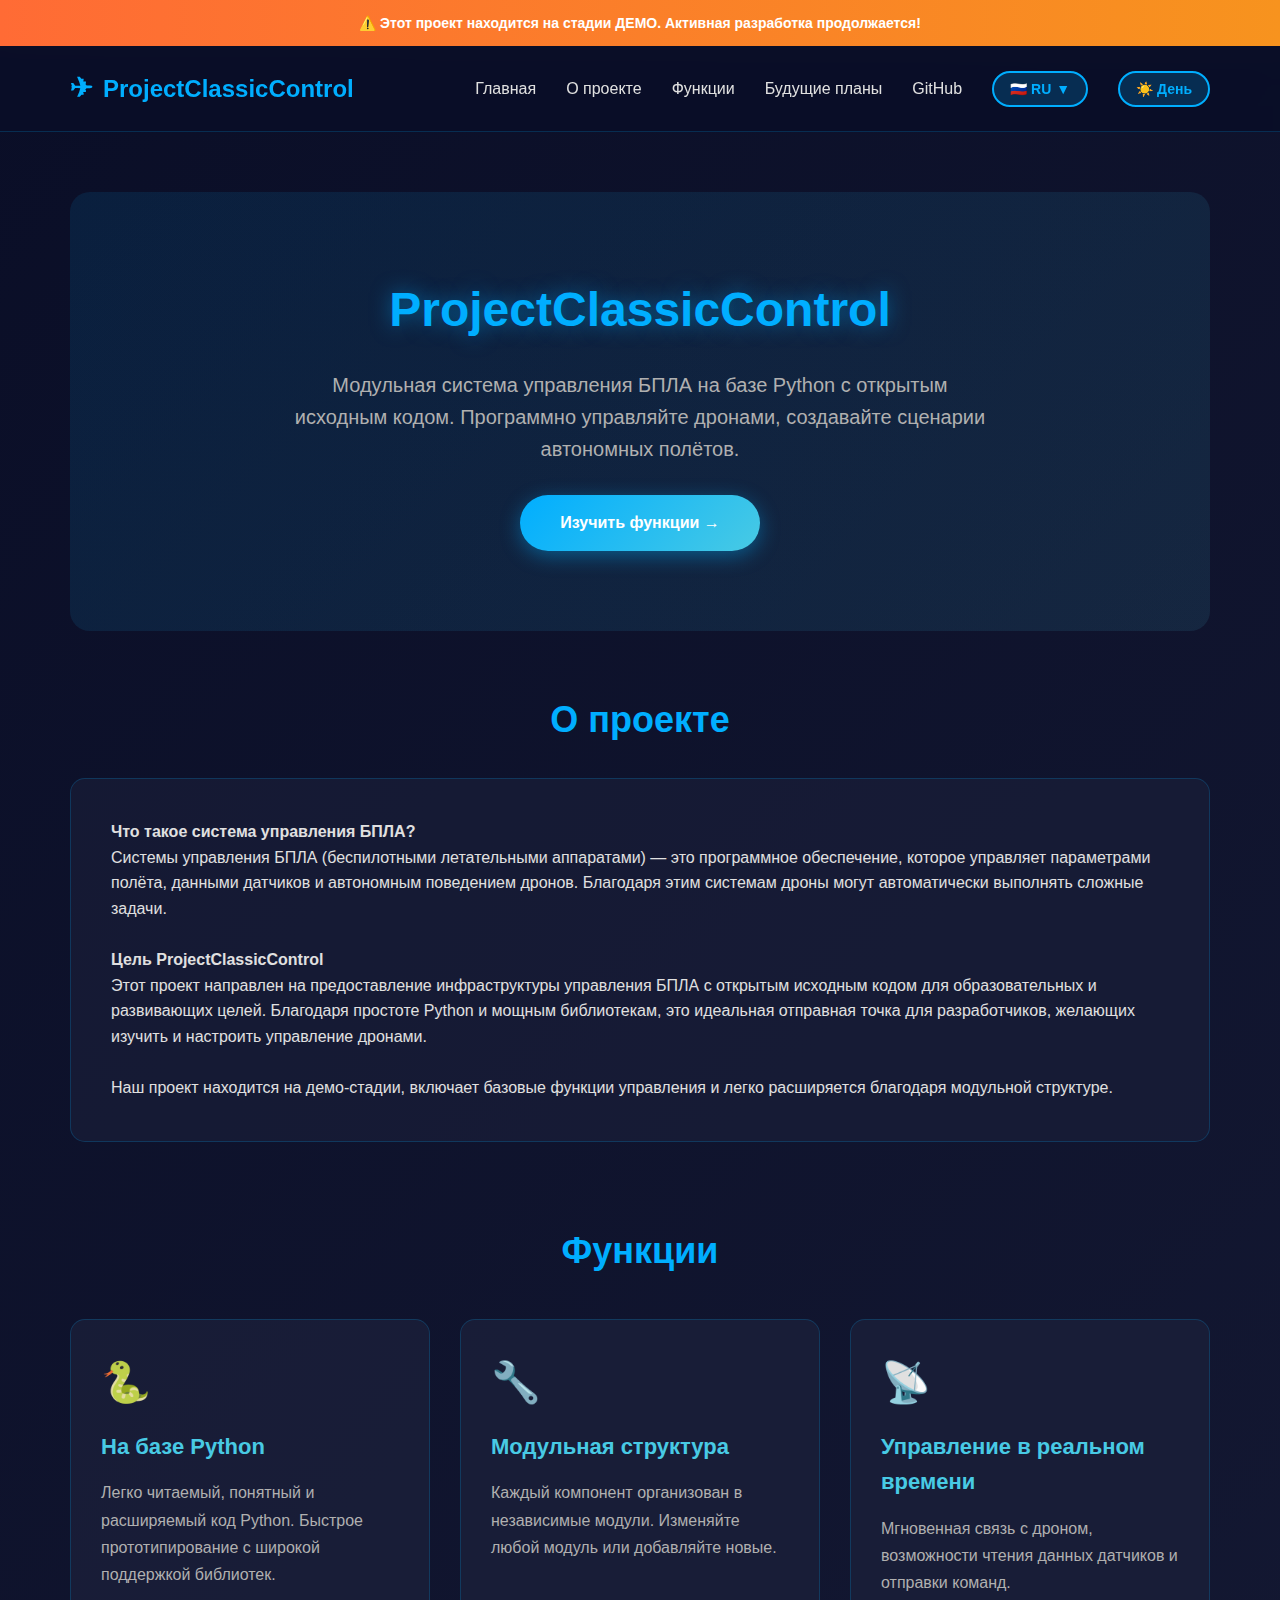
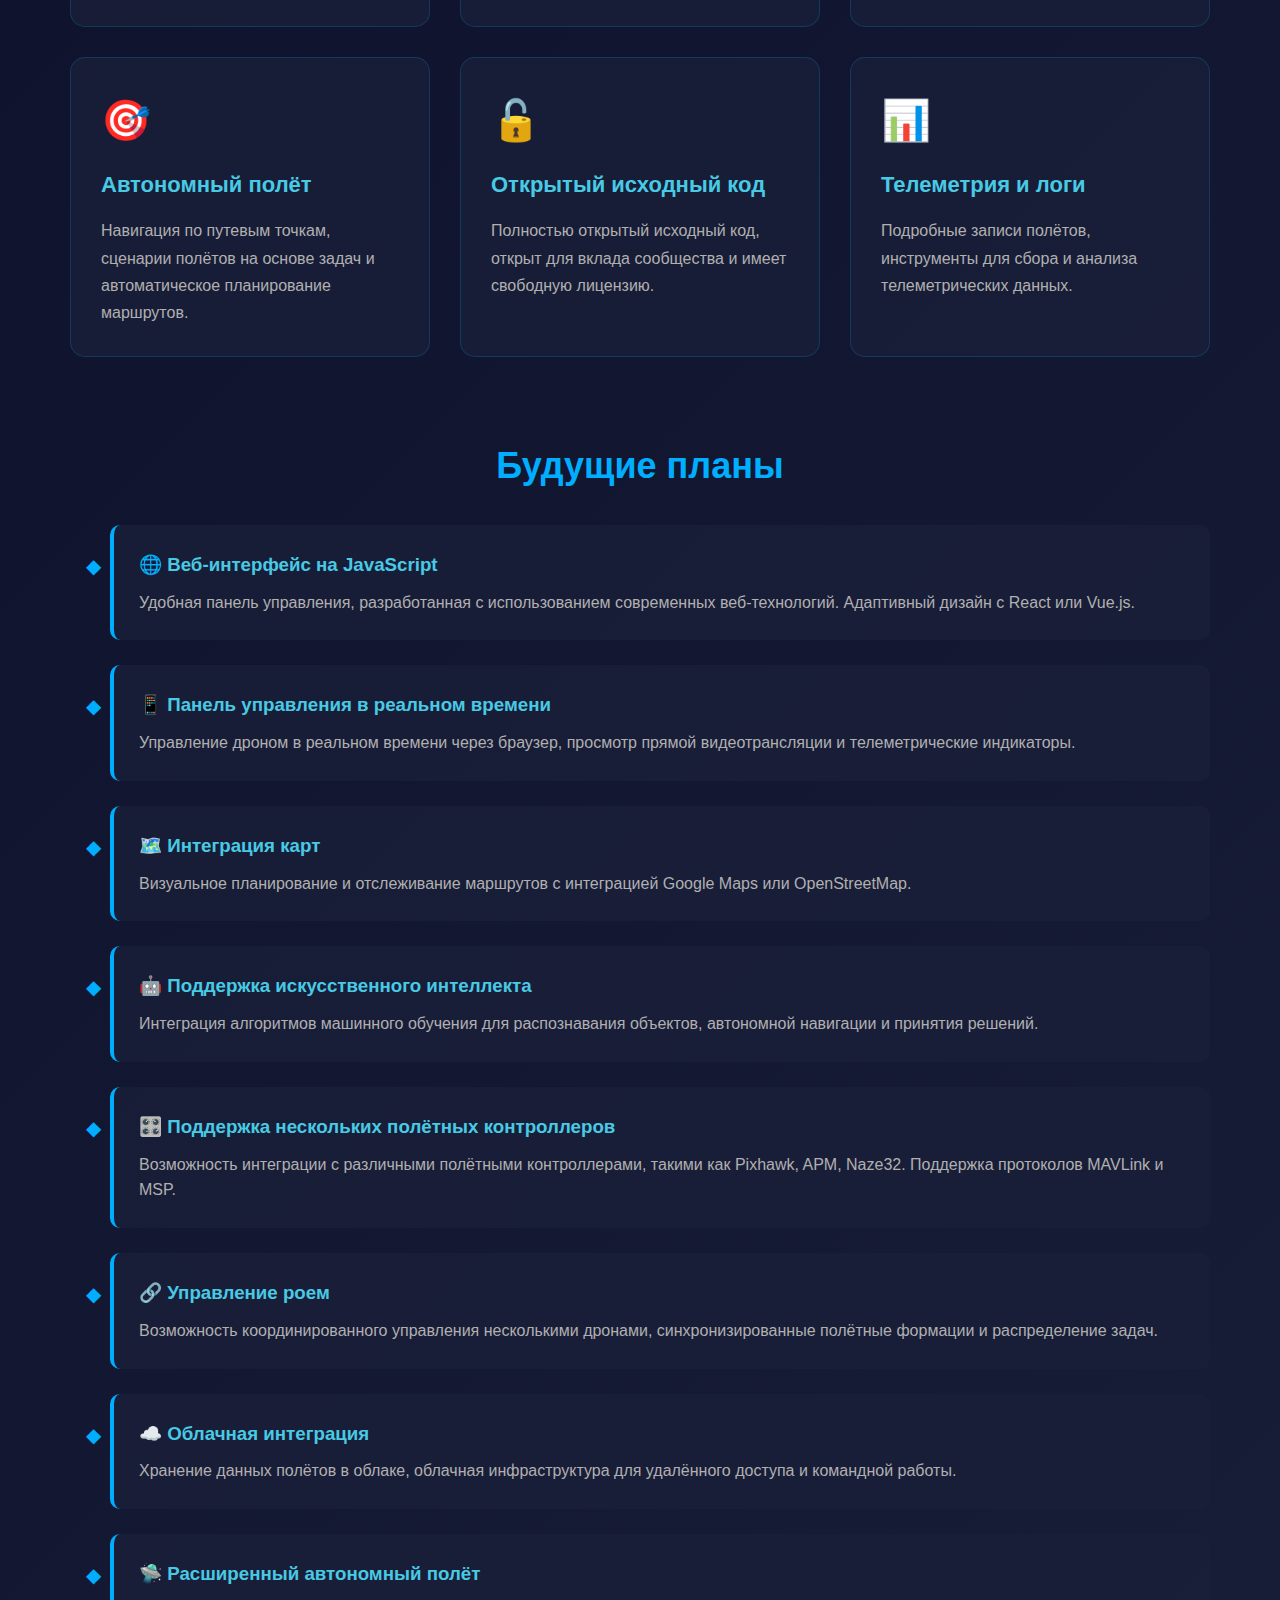
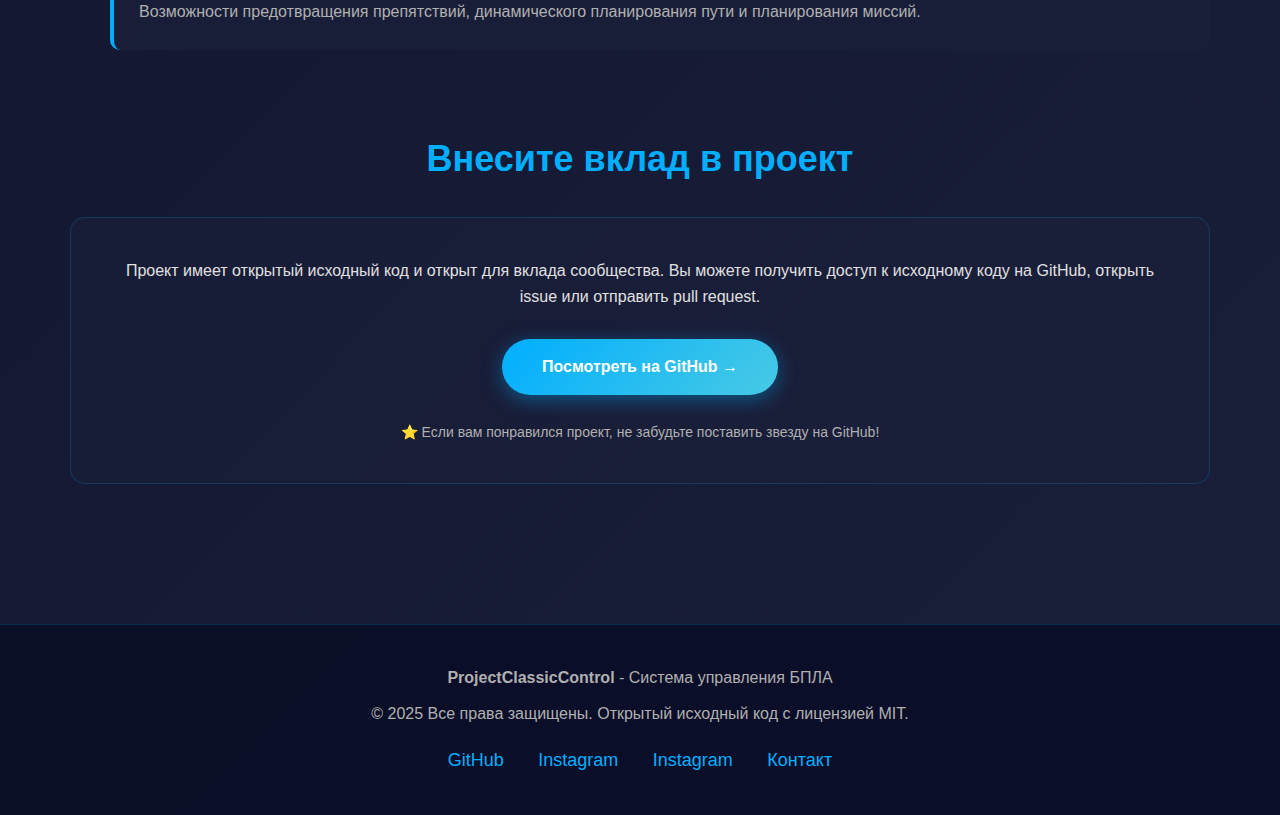
<file: templates/index_ru.html>
<!DOCTYPE html>
<html lang="ru">
<head>
    <meta charset="UTF-8">
    <meta name="viewport" content="width=device-width, initial-scale=1.0">
    <title>ProjectClassicControl - Система управления БПЛА</title>
    <style>
        * {
            margin: 0;
            padding: 0;
            box-sizing: border-box;
        }

        body {
            font-family: 'Segoe UI', Tahoma, Geneva, Verdana, sans-serif;
            background: linear-gradient(135deg, #0a0e27 0%, #1a1f3a 100%);
            color: #e0e0e0;
            line-height: 1.6;
            transition: background 0.3s, color 0.3s;
        }

        body.light-mode {
            background: linear-gradient(135deg, #f0f4f8 0%, #d9e2ec 100%);
            color: #1a202c;
        }

        body.light-mode .demo-banner {
            background: linear-gradient(90deg, #ff8a50 0%, #ffa94d 100%);
        }

        body.light-mode header {
            background: rgba(255, 255, 255, 0.95);
            border-bottom: 1px solid rgba(0, 174, 255, 0.3);
        }

        body.light-mode .logo {
            color: #0077cc;
        }

        body.light-mode nav a {
            color: #2d3748;
        }

        body.light-mode nav a:hover {
            color: #0077cc;
        }

        body.light-mode .hero {
            background: linear-gradient(135deg, rgba(0, 174, 255, 0.15) 0%, rgba(72, 202, 228, 0.15) 100%);
        }

        body.light-mode .hero h1 {
            color: #0077cc;
            text-shadow: 0 0 20px rgba(0, 119, 204, 0.3);
        }

        body.light-mode .hero p {
            color: #4a5568;
        }

        body.light-mode h2 {
            color: #0077cc;
        }

        body.light-mode .section-content {
            background: rgba(255, 255, 255, 0.8);
            border: 1px solid rgba(0, 174, 255, 0.3);
            color: #2d3748;
        }

        body.light-mode .feature-card {
            background: rgba(255, 255, 255, 0.9);
            border: 1px solid rgba(0, 174, 255, 0.3);
        }

        body.light-mode .feature-card h3 {
            color: #0077cc;
        }

        body.light-mode .feature-card p {
            color: #4a5568;
        }

        body.light-mode .timeline-item {
            background: rgba(255, 255, 255, 0.9);
            border-left: 4px solid #0077cc;
        }

        body.light-mode .timeline-item h3 {
            color: #0077cc;
        }

        body.light-mode .timeline-item p {
            color: #4a5568;
        }

        body.light-mode footer {
            background: rgba(255, 255, 255, 0.95);
            border-top: 1px solid rgba(0, 174, 255, 0.3);
        }

        body.light-mode footer p {
            color: #4a5568;
        }

        .demo-banner {
            background: linear-gradient(90deg, #ff6b35 0%, #f7931e 100%);
            color: #fff;
            text-align: center;
            padding: 12px 20px;
            font-weight: 600;
            font-size: 14px;
            box-shadow: 0 2px 10px rgba(255, 107, 53, 0.3);
        }

        header {
            background: rgba(10, 14, 39, 0.95);
            backdrop-filter: blur(10px);
            padding: 20px 0;
            position: sticky;
            top: 0;
            z-index: 1000;
            border-bottom: 1px solid rgba(0, 174, 255, 0.2);
        }

        nav {
            max-width: 1200px;
            margin: 0 auto;
            display: flex;
            justify-content: space-between;
            align-items: center;
            padding: 0 30px;
        }

        .logo {
            font-size: 24px;
            font-weight: bold;
            color: #00aeff;
            text-decoration: none;
            display: flex;
            align-items: center;
            gap: 10px;
        }

        .logo::before {
            content: "✈";
            font-size: 28px;
        }

        .theme-toggle {
            background: rgba(0, 174, 255, 0.2);
            border: 2px solid #00aeff;
            color: #00aeff;
            padding: 8px 16px;
            border-radius: 25px;
            cursor: pointer;
            font-weight: 600;
            transition: all 0.3s;
            font-size: 14px;
        }

        .theme-toggle:hover {
            background: #00aeff;
            color: #fff;
            transform: scale(1.05);
        }

        body.light-mode .theme-toggle {
            background: rgba(0, 119, 204, 0.1);
            border: 2px solid #0077cc;
            color: #0077cc;
        }

        body.light-mode .theme-toggle:hover {
            background: #0077cc;
            color: #fff;
        }

        .language-selector {
            position: relative;
            display: inline-block;
        }

        .language-btn {
            background: rgba(0, 174, 255, 0.2);
            border: 2px solid #00aeff;
            color: #00aeff;
            padding: 8px 16px;
            border-radius: 25px;
            cursor: pointer;
            font-weight: 600;
            transition: all 0.3s;
            font-size: 14px;
            display: flex;
            align-items: center;
            gap: 5px;
        }

        .language-btn:hover {
            background: #00aeff;
            color: #fff;
        }

        body.light-mode .language-btn {
            background: rgba(0, 119, 204, 0.1);
            border: 2px solid #0077cc;
            color: #0077cc;
        }

        body.light-mode .language-btn:hover {
            background: #0077cc;
            color: #fff;
        }

        .language-dropdown {
            position: absolute;
            top: 110%;
            right: 0;
            background: rgba(26, 31, 58, 0.98);
            border: 2px solid #00aeff;
            border-radius: 10px;
            min-width: 150px;
            display: none;
            z-index: 1000;
            box-shadow: 0 5px 20px rgba(0, 0, 0, 0.5);
        }

        body.light-mode .language-dropdown {
            background: rgba(255, 255, 255, 0.98);
            border: 2px solid #0077cc;
        }

        .language-dropdown.show {
            display: block;
        }

        .language-option {
            padding: 12px 20px;
            cursor: pointer;
            transition: background 0.3s;
            color: #e0e0e0;
            display: flex;
            align-items: center;
            gap: 10px;
        }

        body.light-mode .language-option {
            color: #2d3748;
        }

        .language-option:hover {
            background: rgba(0, 174, 255, 0.2);
        }

        body.light-mode .language-option:hover {
            background: rgba(0, 119, 204, 0.1);
        }

        .language-option:first-child {
            border-radius: 8px 8px 0 0;
        }

        .language-option:last-child {
            border-radius: 0 0 8px 8px;
        }

        nav ul {
            list-style: none;
            display: flex;
            gap: 30px;
        }

        nav a {
            color: #e0e0e0;
            text-decoration: none;
            transition: color 0.3s;
            font-weight: 500;
        }

        nav a:hover {
            color: #00aeff;
        }

        .container {
            max-width: 1200px;
            margin: 0 auto;
            padding: 60px 30px;
        }

        .hero {
            text-align: center;
            padding: 80px 30px;
            background: linear-gradient(135deg, rgba(0, 174, 255, 0.1) 0%, rgba(72, 202, 228, 0.1) 100%);
            border-radius: 20px;
            margin-bottom: 60px;
        }

        .hero h1 {
            font-size: 48px;
            color: #00aeff;
            margin-bottom: 20px;
            text-shadow: 0 0 20px rgba(0, 174, 255, 0.5);
        }

        .hero p {
            font-size: 20px;
            color: #b0b0b0;
            max-width: 700px;
            margin: 0 auto 30px;
        }

        .cta-button {
            display: inline-block;
            background: linear-gradient(135deg, #00aeff 0%, #48cae4 100%);
            color: #fff;
            padding: 15px 40px;
            border-radius: 50px;
            text-decoration: none;
            font-weight: 600;
            transition: transform 0.3s, box-shadow 0.3s;
            box-shadow: 0 5px 20px rgba(0, 174, 255, 0.4);
        }

        .cta-button:hover {
            transform: translateY(-3px);
            box-shadow: 0 8px 30px rgba(0, 174, 255, 0.6);
        }

        section {
            margin-bottom: 80px;
        }

        h2 {
            font-size: 36px;
            color: #00aeff;
            margin-bottom: 30px;
            text-align: center;
        }

        .section-content {
            background: rgba(26, 31, 58, 0.6);
            padding: 40px;
            border-radius: 15px;
            border: 1px solid rgba(0, 174, 255, 0.2);
        }

        .features-grid {
            display: grid;
            grid-template-columns: repeat(auto-fit, minmax(280px, 1fr));
            gap: 30px;
            margin-top: 40px;
        }

        .feature-card {
            background: rgba(26, 31, 58, 0.8);
            padding: 30px;
            border-radius: 15px;
            border: 1px solid rgba(0, 174, 255, 0.2);
            transition: transform 0.3s, border-color 0.3s;
        }

        .feature-card:hover {
            transform: translateY(-5px);
            border-color: #00aeff;
        }

        .feature-icon {
            font-size: 40px;
            margin-bottom: 15px;
        }

        .feature-card h3 {
            color: #48cae4;
            margin-bottom: 15px;
            font-size: 22px;
        }

        .feature-card p {
            color: #b0b0b0;
            line-height: 1.7;
        }

        .timeline {
            position: relative;
            padding-left: 40px;
        }

        .timeline-item {
            background: rgba(26, 31, 58, 0.8);
            padding: 25px;
            border-radius: 10px;
            margin-bottom: 25px;
            border-left: 4px solid #00aeff;
            position: relative;
        }

        .timeline-item::before {
            content: "◆";
            position: absolute;
            left: -28px;
            top: 25px;
            color: #00aeff;
            font-size: 20px;
        }

        .timeline-item h3 {
            color: #48cae4;
            margin-bottom: 10px;
        }

        .timeline-item p {
            color: #b0b0b0;
        }

        footer {
            background: rgba(10, 14, 39, 0.95);
            padding: 40px 30px;
            text-align: center;
            border-top: 1px solid rgba(0, 174, 255, 0.2);
        }

        footer p {
            color: #b0b0b0;
            margin-bottom: 10px;
        }

        .social-links {
            margin-top: 20px;
        }

        .social-links a {
            color: #00aeff;
            text-decoration: none;
            margin: 0 15px;
            font-size: 18px;
            transition: color 0.3s;
        }

        .social-links a:hover {
            color: #48cae4;
        }

        @media (max-width: 768px) {
            nav {
                flex-direction: column;
                gap: 15px;
            }

            nav > div {
                flex-direction: column;
                width: 100%;
            }

            nav ul {
                flex-direction: column;
                gap: 15px;
            }

            .hero h1 {
                font-size: 32px;
            }

            .hero p {
                font-size: 16px;
            }

            h2 {
                font-size: 28px;
            }

            .container {
                padding: 40px 20px;
            }
        }

        @keyframes float {
            0%, 100% { transform: translateY(0px); }
            50% { transform: translateY(-20px); }
        }

        .tech-icon {
            animation: float 3s ease-in-out infinite;
        }
    </style>
</head>
<body>
    <div class="demo-banner">
        <span>⚠️ Этот проект находится на стадии ДЕМО. Активная разработка продолжается!</span>
    </div>

    <header>
        <nav>
            <a href="#home" class="logo">ProjectClassicControl</a>
            <div style="display: flex; align-items: center; gap: 30px;">
                <ul>
                    <li><a href="#home">Главная</a></li>
                    <li><a href="#about">О проекте</a></li>
                    <li><a href="#features">Функции</a></li>
                    <li><a href="#future">Будущие планы</a></li>
                    <li><a href="#github">GitHub</a></li>
                </ul>
                <div class="language-selector">
                    <button class="language-btn" id="languageBtn">
                        <span id="currentLang">🇷🇺 RU</span>
                        <span>▼</span>
                    </button>
                    <div class="language-dropdown" id="languageDropdown">
                        <div class="language-option" data-lang="tr">🇹🇷 Türkçe</div>
                        <div class="language-option" data-lang="en">🇬🇧 English</div>
                        <div class="language-option" data-lang="ru">🇷🇺 Русский</div>
                        <div class="language-option" data-lang="de">🇩🇪 Deutsch</div>
                    </div>
                </div>
                <button class="theme-toggle" id="themeToggle">🌙 Ночь</button>
            </div>
        </nav>
    </header>

    <div class="container">
        <div class="hero" id="home">
            <h1 class="tech-icon">ProjectClassicControl</h1>
            <p>Модульная система управления БПЛА на базе Python с открытым исходным кодом. Программно управляйте дронами, создавайте сценарии автономных полётов.</p>
            <a href="#features" class="cta-button">Изучить функции →</a>
        </div>

        <section id="about">
            <h2>О проекте</h2>
            <div class="section-content">
                <p><strong>Что такое система управления БПЛА?</strong></p>
                <p>Системы управления БПЛА (беспилотными летательными аппаратами) — это программное обеспечение, которое управляет параметрами полёта, данными датчиков и автономным поведением дронов. Благодаря этим системам дроны могут автоматически выполнять сложные задачи.</p>
                <br>
                <p><strong>Цель ProjectClassicControl</strong></p>
                <p>Этот проект направлен на предоставление инфраструктуры управления БПЛА с открытым исходным кодом для образовательных и развивающих целей. Благодаря простоте Python и мощным библиотекам, это идеальная отправная точка для разработчиков, желающих изучить и настроить управление дронами.</p>
                <br>
                <p>Наш проект находится на демо-стадии, включает базовые функции управления и легко расширяется благодаря модульной структуре.</p>
            </div>
        </section>

        <section id="features">
            <h2>Функции</h2>
            <div class="features-grid">
                <div class="feature-card">
                    <div class="feature-icon">🐍</div>
                    <h3>На базе Python</h3>
                    <p>Легко читаемый, понятный и расширяемый код Python. Быстрое прототипирование с широкой поддержкой библиотек.</p>
                </div>
                <div class="feature-card">
                    <div class="feature-icon">🔧</div>
                    <h3>Модульная структура</h3>
                    <p>Каждый компонент организован в независимые модули. Изменяйте любой модуль или добавляйте новые.</p>
                </div>
                <div class="feature-card">
                    <div class="feature-icon">📡</div>
                    <h3>Управление в реальном времени</h3>
                    <p>Мгновенная связь с дроном, возможности чтения данных датчиков и отправки команд.</p>
                </div>
                <div class="feature-card">
                    <div class="feature-icon">🎯</div>
                    <h3>Автономный полёт</h3>
                    <p>Навигация по путевым точкам, сценарии полётов на основе задач и автоматическое планирование маршрутов.</p>
                </div>
                <div class="feature-card">
                    <div class="feature-icon">🔓</div>
                    <h3>Открытый исходный код</h3>
                    <p>Полностью открытый исходный код, открыт для вклада сообщества и имеет свободную лицензию.</p>
                </div>
                <div class="feature-card">
                    <div class="feature-icon">📊</div>
                    <h3>Телеметрия и логи</h3>
                    <p>Подробные записи полётов, инструменты для сбора и анализа телеметрических данных.</p>
                </div>
            </div>
        </section>

        <section id="future">
            <h2>Будущие планы</h2>
            <div class="timeline">
                <div class="timeline-item">
                    <h3>🌐 Веб-интерфейс на JavaScript</h3>
                    <p>Удобная панель управления, разработанная с использованием современных веб-технологий. Адаптивный дизайн с React или Vue.js.</p>
                </div>
                <div class="timeline-item">
                    <h3>📱 Панель управления в реальном времени</h3>
                    <p>Управление дроном в реальном времени через браузер, просмотр прямой видеотрансляции и телеметрические индикаторы.</p>
                </div>
                <div class="timeline-item">
                    <h3>🗺️ Интеграция карт</h3>
                    <p>Визуальное планирование и отслеживание маршрутов с интеграцией Google Maps или OpenStreetMap.</p>
                </div>
                <div class="timeline-item">
                    <h3>🤖 Поддержка искусственного интеллекта</h3>
                    <p>Интеграция алгоритмов машинного обучения для распознавания объектов, автономной навигации и принятия решений.</p>
                </div>
                <div class="timeline-item">
                    <h3>🎛️ Поддержка нескольких полётных контроллеров</h3>
                    <p>Возможность интеграции с различными полётными контроллерами, такими как Pixhawk, APM, Naze32. Поддержка протоколов MAVLink и MSP.</p>
                </div>
                <div class="timeline-item">
                    <h3>🔗 Управление роем</h3>
                    <p>Возможность координированного управления несколькими дронами, синхронизированные полётные формации и распределение задач.</p>
                </div>
                <div class="timeline-item">
                    <h3>☁️ Облачная интеграция</h3>
                    <p>Хранение данных полётов в облаке, облачная инфраструктура для удалённого доступа и командной работы.</p>
                </div>
                <div class="timeline-item">
                    <h3>🛸 Расширенный автономный полёт</h3>
                    <p>Возможности предотвращения препятствий, динамического планирования пути и планирования миссий.</p>
                </div>
            </div>
        </section>

        <section id="github">
            <h2>Внесите вклад в проект</h2>
            <div class="section-content" style="text-align: center;">
                <p style="margin-bottom: 30px;">Проект имеет открытый исходный код и открыт для вклада сообщества. Вы можете получить доступ к исходному коду на GitHub, открыть issue или отправить pull request.</p>
                <a href="https://github.com/yourusername/ProjectClassicControl" class="cta-button" target="_blank">
                    Посмотреть на GitHub →
                </a>
                <br><br>
                <p style="color: #b0b0b0; font-size: 14px;">
                    ⭐ Если вам понравился проект, не забудьте поставить звезду на GitHub!
                </p>
            </div>
        </section>
    </div>

    <footer>
        <p><strong>ProjectClassicControl</strong> - <span>Система управления БПЛА</span></p>
        <p>© 2025 Все права защищены. Открытый исходный код с лицензией MIT.</p>
        <div class="social-links">
            <a href="https://github.com" target="_blank">GitHub</a>
            <a href="https://www.instagram.com/classic_iha/" target="_blank">Instagram</a>
            <a href="https://www.instagram.com/alazkanathtk/" target="_blank">Instagram</a>
            <a href="mailto:alazkanatiha@gmail.com">Контакт</a>
        </div>
    </footer>

    <script>
        const themeToggle = document.getElementById('themeToggle');
        const body = document.body;
        
        const currentTheme = localStorage.getItem('theme') || 'dark';
        if (currentTheme === 'light') {
            body.classList.add('light-mode');
            themeToggle.innerHTML = '🌙 Ночь';
        } else {
            themeToggle.innerHTML = '☀️ День';
        }
        
        themeToggle.addEventListener('click', () => {
            body.classList.toggle('light-mode');
            
            if (body.classList.contains('light-mode')) {
                themeToggle.innerHTML = '🌙 Ночь';
                localStorage.setItem('theme', 'light');
            } else {
                themeToggle.innerHTML = '☀️ День';
                localStorage.setItem('theme', 'dark');
            }
        });

        document.querySelectorAll('a[href^="#"]').forEach(anchor => {
            anchor.addEventListener('click', function (e) {
                e.preventDefault();
                const target = document.querySelector(this.getAttribute('href'));
                if (target) {
                    target.scrollIntoView({
                        behavior: 'smooth',
                        block: 'start'
                    });
                }
            });
        });

        window.addEventListener('scroll', () => {
            let current = '';
            const sections = document.querySelectorAll('section, .hero');
            
            sections.forEach(section => {
                const sectionTop = section.offsetTop;
                const sectionHeight = section.clientHeight;
                if (scrollY >= (sectionTop - 200)) {
                    current = section.getAttribute('id');
                }
            });

            document.querySelectorAll('nav a').forEach(link => {
                const isLightMode = body.classList.contains('light-mode');
                link.style.color = isLightMode ? '#2d3748' : '#e0e0e0';
                if (link.getAttribute('href') === `#${current}`) {
                    link.style.color = isLightMode ? '#0077cc' : '#00aeff';
                }
            });
        });

        const languageBtn = document.getElementById('languageBtn');
        const languageDropdown = document.getElementById('languageDropdown');
        
        languageBtn.addEventListener('click', (e) => {
            e.stopPropagation();
            languageDropdown.classList.toggle('show');
        });
        
        document.addEventListener('click', () => {
            languageDropdown.classList.remove('show');
        });
        
        document.querySelectorAll('.language-option').forEach(option => {
            option.addEventListener('click', (e) => {
                e.stopPropagation();
                const lang = option.getAttribute('data-lang');
                const langMap = {
                    'tr': '🇹🇷 TR',
                    'en': '🇬🇧 EN',
                    'ru': '🇷🇺 RU',
                    'de': '🇩🇪 DE'
                };
                
                document.getElementById('currentLang').textContent = langMap[lang];
                languageDropdown.classList.remove('show');
                
                const currentTheme = body.classList.contains('light-mode') ? 'light' : 'dark';
                localStorage.setItem('theme', currentTheme);
                
                const languageFiles = {
                    'tr': 'index.html',
                    'en': 'index_en.html',
                    'ru': 'index_ru.html',
                    'de': 'index_de.html'
                };
                
                if (languageFiles[lang]) {
                    window.location.href = languageFiles[lang];
                }
            });
        });
    </script>
</body>
</html>
</file>
